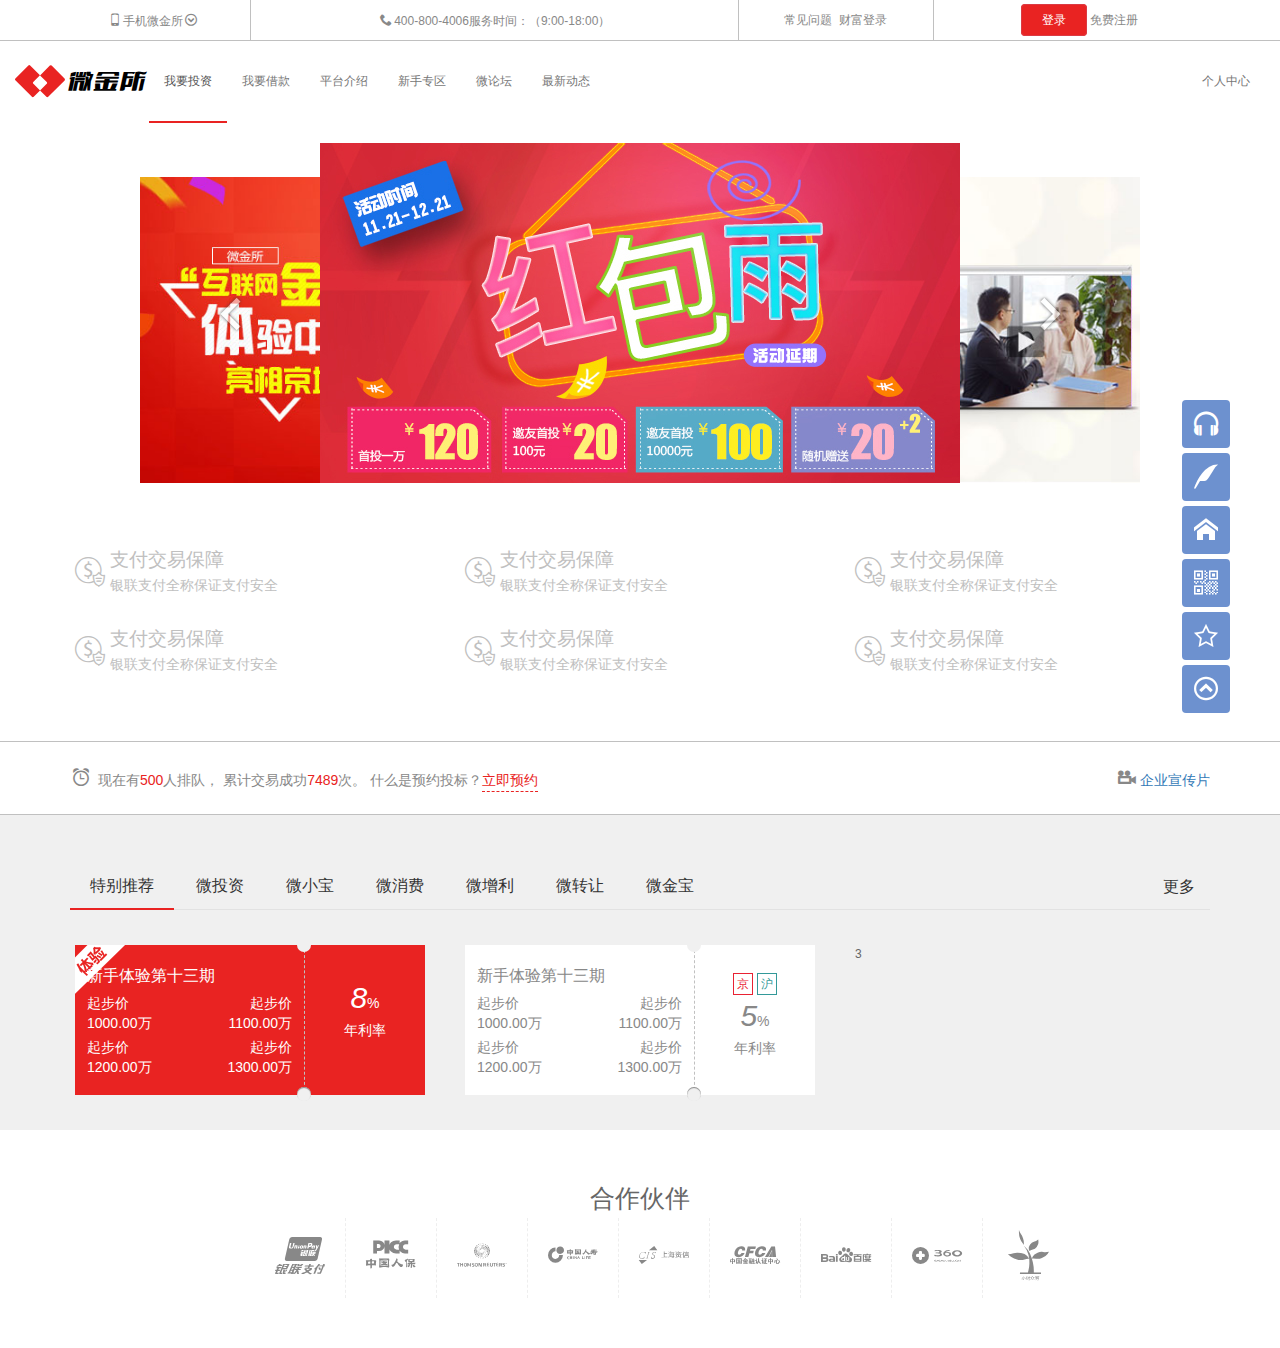
<file: index.html>
<!DOCTYPE html>
<html>
<head lang="en">
    <meta charset="UTF-8">
    <meta http-equiv="X-UA-Compatible" content="IE=edge">
    <meta name="viewport" content="width=device-width, initial-scale=1">
    <title>金融网站</title>
    <link href="code/lib/bootstrap/css/bootstrap.min.css" rel="stylesheet">
    <link href="css/carousel.css" rel="stylesheet">
    <link href="main.css" rel="stylesheet">
</head>
<body>
<header class="top-nav">
  <div class="container">
      <ul class="row">
          <li class="col-md-2 col-sm-3 hidden-xs">
              <a href="#"><i class="icomoon icomoon-phone"></i>手机微金所<i class="icomoon icomoon-down"></i></a>
              <p class="erweima"></p>
          </li>
          <li class="col-md-5 col-sm-6 hidden-xs">
              <span><i class="icomoon icomoon-tel"></i>400-800-4006服务时间：（9:00-18:00）</span>
          </li>
          <li class="col-md-2 visible-md visible-lg ">
              <a href="#">常见问题</a>&nbsp;&nbsp;<a href="#">财富登录</a>
          </li>
          <li class="col-md-3 col-sm-3 col-xs-12">
              <a href="#" class="login" id="login">登录</a>
              <a href="#" >免费注册</a>
          </li>
      </ul>
  </div>
</header>
<nav class="main-nav">
    <nav class="navbar navbar-default">
        <div class="container-fluid">
            <!-- 表头-->
            <div class="navbar-header">
                <button type="button" class="navbar-toggle collapsed" data-toggle="collapse" data-target="#bs-example-navbar-collapse-1" aria-expanded="false">
                    <span class="sr-only">Toggle navigation</span>
                    <span class="icon-bar"></span>
                    <span class="icon-bar"></span>
                    <span class="icon-bar"></span>
                </button>
                <i class="ico ico-logo"></i>
                <i class="ico ico-caption"></i>
            </div>
            <div class="collapse navbar-collapse" id="bs-example-navbar-collapse-1">
                <ul class="nav navbar-nav">
                    <li class="active"><a href="#">我要投资</a></li>
                    <li><a href="#">我要借款</a></li>
                    <li><a href="#">平台介绍</a></li>
                    <li><a href="#">新手专区</a></li>
                    <li><a href="#">微论坛</a></li>
                    <li><a href="#">最新动态</a></li>

                </ul>

                <ul class="nav navbar-nav navbar-right hidden-xs">
                      <li><a href="#">个人中心</a></li>
                </ul>
            </div><!-- /.navbar-collapse -->

        </div>
    </nav>


</nav>
<div class="ad">
    <div class="J_Poster poster-main" data-setting='{
                                                                                    "width":1000,
                                                                                    "height":340,
                                                                                    "posterWidth":640,
                                                                                    "posterHeight":340,
                                                                                    "scale":0.9,
                                                                                    "autoPlay":true,
                                                                                    "delay":2000,
                                                                                    "speed":500,
                                                                                    "verticalAlign":"bottom"
																					}'>
        <div class="poster-btn poster-prev-btn"></div>
        <ul class="poster-list">
            <li class="poster-item"><a href="#"><img src="img/slide_01_640x340.jpg" width="100%" height="100%"></a></li>
            <li class="poster-item"><a href="#"><img src="img/slide_02_640x340.jpg" width="100%" height="100%"></a></li>
            <li class="poster-item"><a href="#"><img src="img/slide_03_640x340.jpg" width="100%" height="100%"></a></li>

        </ul>
        <div class="poster-btn poster-next-btn"></div>
    </div>
</div>
<div class="featrue hidden-xs">
    <div class="container">
        <div class="row">
            <div class="col-md-4 col-sm-6 item">
                <div class=" icomoon-bird"></div>
                <div class="anquan">
                    <h3>支付交易保障</h3>
                    <p>银联支付全称保证支付安全</p>
                </div>

            </div>
            <div class="col-md-4 col-sm-6 item">
                <div class="icomoon-bird"></div>
                <div class="anquan">
                    <h3>支付交易保障</h3>
                    <p>银联支付全称保证支付安全</p>
                </div>

            </div>
            <div class="col-md-4 col-sm-6 item">
                <div class="icomoon-bird"></div>
                <div class="anquan">
                    <h3>支付交易保障</h3>
                    <p>银联支付全称保证支付安全</p>
                </div>

            </div>
            <div class="col-md-4 col-sm-6  item">
                <div class="icomoon-bird"></div>
                <div class="anquan">
                    <h3>支付交易保障</h3>
                    <p>银联支付全称保证支付安全</p>
                </div>

            </div>
            <div class="col-md-4 col-sm-6 item">
                <div class="icomoon-bird"></div>
                <div class="anquan">
                    <h3>支付交易保障</h3>
                    <p>银联支付全称保证支付安全</p>
                </div>

            </div>
            <div class="col-md-4 col-sm-6 item">
                <div class="icomoon-bird"></div>
                <div class="anquan">
                    <h3>支付交易保障</h3>
                    <p>银联支付全称保证支付安全</p>
                </div>

            </div>


        </div>
    </div>
</div>
<div class="notice clearfix">
    <div class="container clearfix">
        <span class="pull-left">
            <i class="icomoon icomoon-warn">

            </i>现在有<i class="red">500</i>人排队，
            累计交易成功<i class="red">7489</i>次。
            什么是预约投标？<i class="red dashed">立即预约</i>
        </span>
        <a href="#" class="pull-right hidden-xs"><i class="icomoon icomoon-video"></i>企业宣传片</a>
    </div>
</div>
<div class="product">
      <div class="container">
          <div class="ul-wrap">
              <ul class="nav nav-tabs nav-tabs-frist">
                  <li class="active"><a href="#one" data-toggle="tab">特别推荐</a></li>
                  <li ><a href="#two" data-toggle="tab">微投资</a></li>
                  <li><a href="#three" data-toggle="tab">微小宝</a></li>
                  <li ><a href="#four" data-toggle="tab">微消费</a></li>
                  <li ><a href="#five" data-toggle="tab">微增利</a></li>
                  <li ><a href="#six" data-toggle="tab">微转让</a></li>
                  <li ><a href="#seven" data-toggle="tab">微金宝</a></li>
                  <a class="more pull-right hidden-xs">更多</a>
              </ul>
          </div>

          <div class="tab-content">
              <div class="tab-pane active" id="one">
                  <div class="tab-pane-content">

                          <div class="row">
                              <div class="col-lg-4 col-sm-6  item danger clearfix">
                                  <div class="content clearfix">
                                      <div class="pane-right pull-right">

                                          <p><i class="number">8</i>%<br>年利率</p>

                                      </div>
                                      <div class="pane-left  ">
                                          <i class="circle circle-top"></i>
                                          <i class="ico ico-tiyan"></i>
                                          <h3>新手体验第十三期</h3>
                                          <div class="dec clearfix">
                                              <i ></i>
                                              <p class="pull-left">起步价<br>1000.00万</p>
                                              <p class="pull-right">起步价<br>1100.00万</p>
                                          </div>
                                          <div class="dec clearfix">
                                              <p class="pull-left">起步价<br>1200.00万</p>
                                              <p class="pull-right">起步价<br>1300.00万</p>
                                          </div>
                                          <i class="circle circle-bottom"></i>
                                      </div>
                                  </div>

                              </div>
                              <div class="col-lg-4 col-sm-6 item">
                                  <div class="content clearfix">
                                      <div class="pane-right pull-right">

                                          <div class="remind">
                                              <a href="javascript:void(0)"data-toggle="tooltip" data-placement="top" title="北京欢迎您" class="jin  ">京</a>
                                              <a href="javascript:void(0)" data-toggle="tooltip" data-placement="top" title="上海欢迎您"  class="hu">沪</a>

                                          </div>
                                          <p><i class="number">5</i>%<br>年利率</p>

                                      </div>
                                      <div class="pane-left  ">
                                          <i class="circle circle-top"></i>
                                          <h3>新手体验第十三期</h3>
                                          <div class="dec clearfix">
                                              <p class="pull-left">起步价<br>1000.00万</p>
                                              <p class="pull-right">起步价<br>1100.00万</p>
                                          </div>
                                          <div class="dec clearfix">
                                              <p class="pull-left">起步价<br>1200.00万</p>
                                              <p class="pull-right">起步价<br>1300.00万</p>
                                          </div>
                                          <i class="circle circle-bottom"></i>
                                      </div>
                                  </div>
                              </div>

                              <div class="col-lg-4 col-sm-6 item">3</div>
                          </div>


                  </div>
              </div>
              <div class="tab-pane" id="two">2</div>
              <div class="tab-pane" id="three">3</div>
              <div class="tab-pane" id="four">4</div>
              <div class="tab-pane" id="five">5</div>
              <div class="tab-pane" id="six">6</div>
              <div class="tab-pane" id="seven">7</div>
          </div>

      </div>
</div>








<footer>
   <div class="container">
       <p class="title">合作伙伴</p>
       <ul class="partners clearfix">
           <li><a href="javascript:void(0)"><i class="icon-1"></i></a></li>
           <li><a href="javascript:void(0)"><i class="icon-2"></i></a></li>
           <li><a href="javascript:void(0)"><i class="icon-3"></i></a></li>
           <li><a href="javascript:void(0)"><i class="icon-4"></i></a></li>
           <li><a href="javascript:void(0)"><i class="icon-5"></i></a></li>
           <li><a href="javascript:void(0)"><i class="icon-6"></i></a></li>
           <li><a href="javascript:void(0)"><i class="icon-7"></i></a></li>
           <li><a href="javascript:void(0)"><i class="icon-8"></i></a></li>
           <li><a href="javascript:void(0)"><i class="icon-9"></i></a></li>
       </ul>
   </div>
</footer>

<div class="scroll">
    <ul class="content">
        <li class="item "><span class="icomoon">&#xe910;</span><a href="javascript:void(0)">音乐</a></li>
        <li class="item "><span class="icomoon">&#xe907;</span><a href="javascript:void(0)">文章</a></li>
        <li class="item"><span class="icomoon">&#xe900;</span><a href="javascript:void(0)">主页</a></li>
        <li class="item"><span class="icomoon">&#xe938;</span><a href="javascript:void(0)">二维码</a></li>
        <li class="item"><span class="icomoon">&#xe9d7;</span><a href="javascript:void(0)">收藏</a></li>
        <li class="item" id="scroll-top"><span class="icomoon">&#xea41;</span><a href="javascript:void(0)">顶部</a></li>
    </ul>
</div>

<script src="code/lib/jquery/jquery.min.js"></script>
<script src="code/lib/bootstrap/js/bootstrap.min.js"></script>
<script src="js/carousel.js"></script>
<script src="main.js"></script>

</body>
</html>
</file>
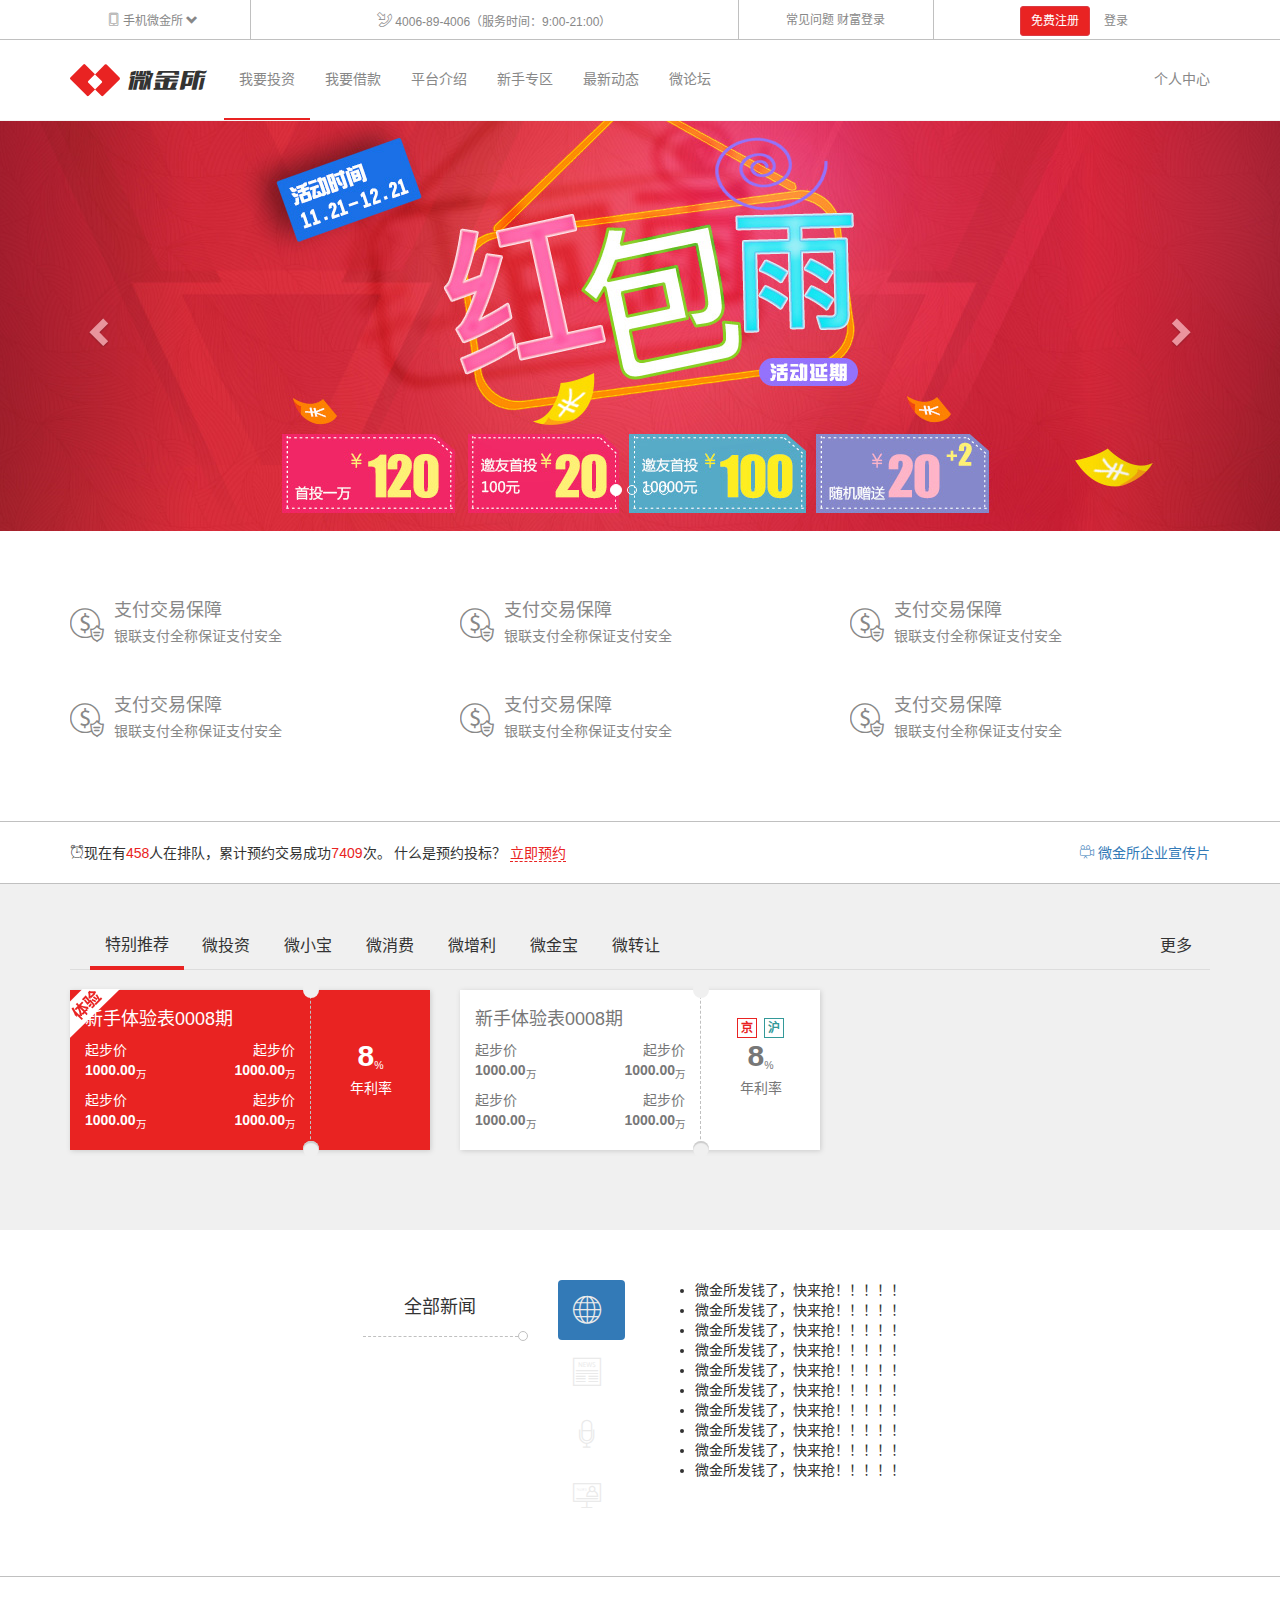
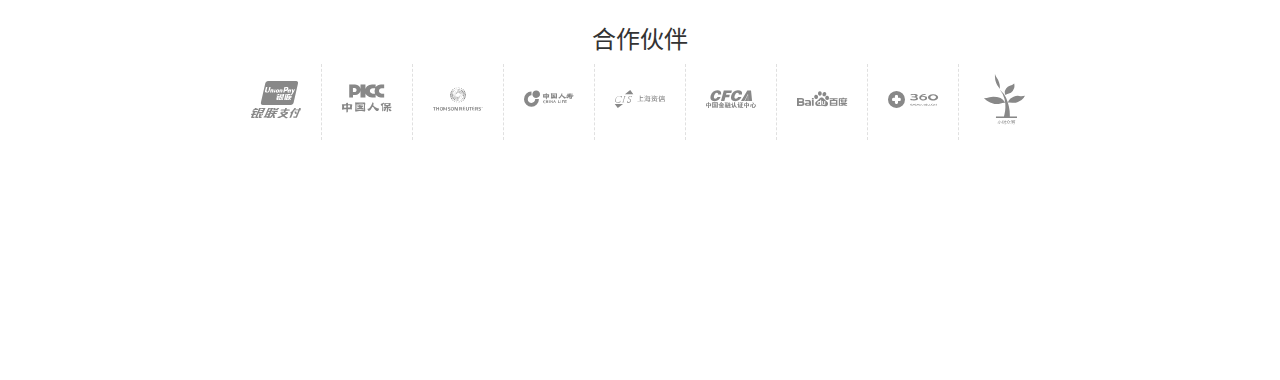
<file: code/index.html>
<!DOCTYPE html>
<html lang="zh-CN">

<head>
  <meta charset="utf-8">
  <meta http-equiv="X-UA-Compatible" content="IE=edge">
  <meta name="viewport" content="width=device-width, initial-scale=1, user-scalable=no">
  <title>传智播客 - 安全的互联网微金融资产交易平台</title>
  <link rel="shortcut icon" type="image/x-icon" href="favicon.ico">
  <link rel="stylesheet" href="lib/bootstrap/css/bootstrap.css">
  <link rel="stylesheet" href="css/main.css">
  <!--[if lt IE 9]>
    <script src="lib/html5shiv/html5shiv.min.js"></script>
    <script src="lib/respond/respond.min.js"></script>
  <![endif]-->
</head>

<body>
  <!-- 头部区域 -->
  <header id="header">
    <!-- <div class="topbar hidden-sm hidden-xs"> -->
    <div class="topbar visible-md visible-lg">
      <div class="container">
        <div class="row">
          <div class="col-md-2 text-center">
            <a href="#" class="mobile-link">
              <i class="icon-mobilephone"></i>
              <span>手机微金所</span>
              <i class="glyphicon glyphicon-chevron-down"></i>
              <img src="img/c_06.jpg" height="136" width="120" alt="扫一扫">
            </a>
          </div>
          <div class="col-md-5 text-center">
            <i class="icon-telephone"></i>
            <span>4006-89-4006（服务时间：9:00-21:00）</span>
          </div>
          <div class="col-md-2 text-center">
            <a href="#">常见问题</a>
            <a href="#">财富登录</a>
          </div>
          <div class="col-md-3 text-center">
            <a href="#" class="btn btn-itcast btn-sm">免费注册</a>
            <a href="#" class="btn btn-link btn-sm" data-toggle="modal" data-target="#login_form">登录</a>
          </div>
        </div>
      </div>
    </div>
    <nav class="navbar navbar-itcast navbar-static-top" data-spy="affix" data-offset-top="260" data-offset-bottom="200">
      <div class="container">
        <div class="navbar-header">
          <button id="btn" type="button" class="navbar-toggle collapsed" data-toggle="collapse" data-target="#nav_list" aria-expanded="false">
            <span class="sr-only">切换菜单</span>
            <span class="icon-bar"></span>
            <span class="icon-bar"></span>
            <span class="icon-bar"></span>
          </button>
          <a class="navbar-brand" href="#">
            <i class="icon-icon"></i>
            <i class="icon-logo"></i>
          </a>
        </div>
        <div id="nav_list" class="collapse navbar-collapse">
          <ul class="nav navbar-nav">
            <li class="active"><a href="#">我要投资</a></li>
            <li><a href="#">我要借款</a></li>
            <li><a href="#">平台介绍</a></li>
            <li><a href="#">新手专区</a></li>
            <li><a href="#">最新动态</a></li>
            <li><a href="#">微论坛</a></li>
          </ul>
          <ul class="nav navbar-nav navbar-right hidden-sm">
            <li><a href="#">个人中心</a></li>
          </ul>
        </div>
      </div>
    </nav>
  </header>
  <!-- /头部区域 -->
  <!-- 广告轮播 -->
  <section id="main_ad" class="carousel slide" data-ride="carousel">
    <!-- 下面的小点点，活动指示器 -->
    <ol class="carousel-indicators">
      <li data-target="#main_ad" data-slide-to="0" class="active"></li>
      <li data-target="#main_ad" data-slide-to="1"></li>
      <li data-target="#main_ad" data-slide-to="2"></li>
      <li data-target="#main_ad" data-slide-to="3"></li>
    </ol>
    <!-- 轮播项 -->
    <div class="carousel-inner" role="listbox">
      <div class="item active" data-image-lg="img/slide_01_2000x410.jpg" data-image-xs="img/slide_01_640x340.jpg"></div>
      <div class="item" data-image-lg="img/slide_02_2000x410.jpg" data-image-xs="img/slide_02_640x340.jpg"></div>
      <div class="item" data-image-lg="img/slide_03_2000x410.jpg" data-image-xs="img/slide_03_640x340.jpg"></div>
      <div class="item" data-image-lg="img/slide_04_2000x410.jpg" data-image-xs="img/slide_04_640x340.jpg"></div>
    </div>
    <!-- 控制按钮 -->
    <a class="left carousel-control" href="#main_ad" role="button" data-slide="prev">
      <span class="glyphicon glyphicon-chevron-left" aria-hidden="true"></span>
      <span class="sr-only">上一页</span>
    </a>
    <a class="right carousel-control" href="#main_ad" role="button" data-slide="next">
      <span class="glyphicon glyphicon-chevron-right" aria-hidden="true"></span>
      <span class="sr-only">下一页</span>
    </a>
  </section>
  <!-- /广告轮播 -->
  <!-- 特色介绍 -->
  <section id="tese" class="hidden-xs">
    <div class="container">
      <div class="row">
        <div class="col-sm-6 col-md-4">
          <a href="#">
            <div class="media">
              <div class="media-left">
                <i class="icon-uniE907"></i>
              </div>
              <div class="media-body">
                <h4 class="media-heading">支付交易保障</h4>
                <p>银联支付全称保证支付安全</p>
              </div>
            </div>
          </a>
        </div>
        <div class="col-sm-6 col-md-4">
          <a href="#">
            <div class="media">
              <div class="media-left">
                <i class="icon-uniE907"></i>
              </div>
              <div class="media-body">
                <h4 class="media-heading">支付交易保障</h4>
                <p>银联支付全称保证支付安全</p>
              </div>
            </div>
          </a>
        </div>
        <div class="col-sm-6 col-md-4">
          <a href="#">
            <div class="media">
              <div class="media-left">
                <i class="icon-uniE907"></i>
              </div>
              <div class="media-body">
                <h4 class="media-heading">支付交易保障</h4>
                <p>银联支付全称保证支付安全</p>
              </div>
            </div>
          </a>
        </div>
        <div class="col-sm-6 col-md-4">
          <a href="#">
            <div class="media">
              <div class="media-left">
                <i class="icon-uniE907"></i>
              </div>
              <div class="media-body">
                <h4 class="media-heading">支付交易保障</h4>
                <p>银联支付全称保证支付安全</p>
              </div>
            </div>
          </a>
        </div>
        <div class="col-sm-6 col-md-4">
          <a href="#">
            <div class="media">
              <div class="media-left">
                <i class="icon-uniE907"></i>
              </div>
              <div class="media-body">
                <h4 class="media-heading">支付交易保障</h4>
                <p>银联支付全称保证支付安全</p>
              </div>
            </div>
          </a>
        </div>
        <div class="col-sm-6 col-md-4">
          <a href="#">
            <div class="media">
              <div class="media-left">
                <i class="icon-uniE907"></i>
              </div>
              <div class="media-body">
                <h4 class="media-heading">支付交易保障</h4>
                <p>银联支付全称保证支付安全</p>
              </div>
            </div>
          </a>
        </div>
      </div>
    </div>
  </section>
  <!-- /特色介绍 -->
  <!-- 立即预约 -->
  <section id="ljyy">
    <div class="container">
      <p class="pull-left"><i class="icon-uniE906"></i>现在有<span>458</span>人在排队，累计预约交易成功<span>7409</span>次。 什么是预约投标？ <a href="#">立即预约</a></p>
      <p class="pull-right hidden-sm hidden-xs"><a href="#"><i class="icon-uniE905"></i> 微金所企业宣传片</a></p>
    </div>
  </section>
  <!-- /立即预约 -->
  <!-- 产品推荐 -->
  <section id="products">
    <div class="container">
      <!--
      1. 要给ul加一个容器，这个容器有横向滚动条
      2. 动态设置ul的宽度，宽度是根据内容大小决定的
        width= sum (li.width)
     -->
      <!-- 选项卡标题 -->
      <div class="ul-wapper">
        <ul class="nav nav-tabs" role="tablist">
          <li role="presentation" class="active"><a href="#category_01" aria-controls="category_01" role="tab" data-toggle="tab" aria-expanded="false">特别推荐</a></li>
          <li role="presentation"><a href="#category_02" aria-controls="category_02" role="tab" data-toggle="tab" aria-expanded="true">微投资</a></li>
          <li role="presentation"><a href="#category_03" aria-controls="category_03" role="tab" data-toggle="tab" aria-expanded="false">微小宝</a></li>
          <li role="presentation"><a href="#category_04" aria-controls="category_04" role="tab" data-toggle="tab" aria-expanded="false">微消费</a></li>
          <li role="presentation"><a href="#category_05" aria-controls="category_05" role="tab" data-toggle="tab" aria-expanded="false">微增利</a></li>
          <li role="presentation"><a href="#category_06" aria-controls="category_06" role="tab" data-toggle="tab">微金宝</a></li>
          <li role="presentation"><a href="#category_06" aria-controls="category_06" role="tab" data-toggle="tab">微转让</a></li>
          <li class="pull-right hidden-sm hidden-xs"><a href="#">更多</a></li>
        </ul>
      </div>
      <!-- 所有的选项卡内容 -->
      <div class="tab-content">
        <div role="tabpanel" class="tab-pane fade in active" id="category_01">
          <div class="row">
            <div class="col-xs-12 col-sm-6 col-md-6 col-lg-4">
              <div class="panel panel-czbk actived">
                <div class="panel-heading">
                  <p><strong>8</strong><sub>%</sub></p>
                  <p><span>年利率</span></p>
                </div>
                <div class="panel-body">
                  <h4>新手体验表0008期</h4>
                  <div class="row">
                    <div class="col-xs-6 text-left">
                      <p>起步价</p>
                      <p><strong>1000.00</strong><sub>万</sub></p>
                    </div>
                    <div class="col-xs-6 text-right">
                      <p>起步价</p>
                      <p><strong>1000.00</strong><sub>万</sub></p>
                    </div>
                    <div class="col-xs-6 text-left">
                      <p>起步价</p>
                      <p><strong>1000.00</strong><sub>万</sub></p>
                    </div>
                    <div class="col-xs-6 text-right">
                      <p>起步价</p>
                      <p><strong>1000.00</strong><sub>万</sub></p>
                    </div>
                  </div>
                </div>
              </div>
            </div>
            <div class="col-xs-12 col-sm-6 col-md-6 col-lg-4">
              <div class="panel panel-czbk">
                <div class="panel-heading">
                  <p class="tooltips">
                    <a class="badge badge-one" data-toggle="tooltip" data-placement="top" title="北京欢迎你" href="#">京</a>
                    <a class="badge badge-two" data-toggle="tooltip" data-placement="top" title="上海欢迎你" href="#">沪</a>
                  </p>
                  <p><strong>8</strong><sub>%</sub></p>
                  <p><span>年利率</span></p>
                </div>
                <div class="panel-body">
                  <h4>新手体验表0008期</h4>
                  <div class="row">
                    <div class="col-xs-6 text-left">
                      <p>起步价</p>
                      <p><strong>1000.00</strong><sub>万</sub></p>
                    </div>
                    <div class="col-xs-6 text-right">
                      <p>起步价</p>
                      <p><strong>1000.00</strong><sub>万</sub></p>
                    </div>
                    <div class="col-xs-6 text-left">
                      <p>起步价</p>
                      <p><strong>1000.00</strong><sub>万</sub></p>
                    </div>
                    <div class="col-xs-6 text-right">
                      <p>起步价</p>
                      <p><strong>1000.00</strong><sub>万</sub></p>
                    </div>
                  </div>
                </div>
              </div>
            </div>
            <div class="col-xs-12 col-sm-6 col-md-6 col-lg-4">
            </div>
            <div class="col-xs-12 col-sm-6 col-md-6 col-lg-4"></div>
            <div class="col-xs-12 col-sm-6 col-md-6 col-lg-4"></div>
            <div class="col-xs-12 col-sm-6 col-md-6 col-lg-4"></div>
          </div>
        </div>
        <div role="tabpanel" class="tab-pane fade" id="category_02">打到小日本</div>
        <div role="tabpanel" class="tab-pane fade" id="category_03">...</div>
        <div role="tabpanel" class="tab-pane fade" id="category_04">...</div>
        <div role="tabpanel" class="tab-pane fade" id="category_05">...</div>
        <div role="tabpanel" class="tab-pane fade" id="category_06">...</div>
      </div>
    </div>
  </section>
  <!-- /产品推荐 -->
  <!-- 新闻列表 -->
  <section id="news">
    <div class="container">
      <div class="row">
        <div class="col-sm-2 col-sm-offset-3">
          <div class="news-title">全部新闻</div>
        </div>
        <div class="col-sm-1">
          <ul class="nav nav-pills nav-stacked">
            <li role="presentation" class="active"><a data-title="全部新闻" href="#news01" data-toggle="tab" role="tab"><i class="icon-news01"></i></a></li>
            <li role="presentation"><a data-title="媒体新闻" href="#news02" data-toggle="tab" role="tab"><i class="icon-news02"></i></a></li>
            <li role="presentation"><a data-title="行业资讯" href="#news03" data-toggle="tab" role="tab"><i class="icon-news03"></i></a></li>
            <li role="presentation"><a data-title="XXXX" href="#news04" data-toggle="tab" role="tab"><i class="icon-news04"></i></a></li>
          </ul>
        </div>
        <div class="col-sm-6">
          <div class="tab-content">
            <div role="tabpanel" class="tab-pane fade in active" id="news01">
              <ul>
                <li>微金所发钱了，快来抢！！！！！</li>
                <li>微金所发钱了，快来抢！！！！！</li>
                <li>微金所发钱了，快来抢！！！！！</li>
                <li>微金所发钱了，快来抢！！！！！</li>
                <li>微金所发钱了，快来抢！！！！！</li>
                <li>微金所发钱了，快来抢！！！！！</li>
                <li>微金所发钱了，快来抢！！！！！</li>
                <li>微金所发钱了，快来抢！！！！！</li>
                <li>微金所发钱了，快来抢！！！！！</li>
                <li>微金所发钱了，快来抢！！！！！</li>
              </ul>
            </div>
            <div role="tabpanel" class="tab-pane fade" id="news02">
              <ul>
                <li>微金所发钱了，快来抢！！！！！</li>
                <li>微金所发钱了，快来抢！！！！！</li>
                <li>微金所发钱了，快来抢！！！！！</li>
                <li>微金所发钱了，快来抢！！！！！</li>
                <li>微金所发钱了，快来抢！！！！！</li>
                <li>微金所发钱了，快来抢！！！！！</li>
                <li>微金所发钱了，快来抢！！！！！</li>
                <li>微金所发钱了，快来抢！！！！！</li>
                <li>微金所发钱了，快来抢！！！！！</li>
                <li>微金所发钱了，快来抢！！！！！</li>
              </ul>
            </div>
            <div role="tabpanel" class="tab-pane fade" id="news03">
              <ul>
                <li>微金所发钱了，快来抢！！！！！</li>
                <li>微金所发钱了，快来抢！！！！！</li>
                <li>微金所发钱了，快来抢！！！！！</li>
                <li>微金所发钱了，快来抢！！！！！</li>
                <li>微金所发钱了，快来抢！！！！！</li>
                <li>微金所发钱了，快来抢！！！！！</li>
                <li>微金所发钱了，快来抢！！！！！</li>
                <li>微金所发钱了，快来抢！！！！！</li>
                <li>微金所发钱了，快来抢！！！！！</li>
                <li>微金所发钱了，快来抢！！！！！</li>
              </ul>
            </div>
            <div role="tabpanel" class="tab-pane fade" id="news04">
              <ul>
                <li>微金所发钱了，快来抢！！！！！</li>
                <li>微金所发钱了，快来抢！！！！！</li>
                <li>微金所发钱了，快来抢！！！！！</li>
                <li>微金所发钱了，快来抢！！！！！</li>
                <li>微金所发钱了，快来抢！！！！！</li>
                <li>微金所发钱了，快来抢！！！！！</li>
                <li>微金所发钱了，快来抢！！！！！</li>
                <li>微金所发钱了，快来抢！！！！！</li>
                <li>微金所发钱了，快来抢！！！！！</li>
                <li>微金所发钱了，快来抢！！！！！</li>
              </ul>
            </div>
          </div>
        </div>
      </div>
    </div>
  </section>
  <!-- /新闻列表 -->
  <!-- 合作伙伴 -->
  <section id="hzhb" class="hidden-sm hidden-xs">
    <div class="container text-center">
      <h3>合作伙伴</h3>
      <ul class="center-block">
        <li><a href="#"><i class="icon-uniE930"></i></a></li>
        <li><a href="#"><i class="icon-uniE92F"></i></a></li>
        <li><a href="#"><i class="icon-uniE92E"></i></a></li>
        <li><a href="#"><i class="icon-uniE92A"></i></a></li>
        <li><a href="#"><i class="icon-uniE929"></i></a></li>
        <li><a href="#"><i class="icon-uniE931"></i></a></li>
        <li><a href="#"><i class="icon-uniE92C"></i></a></li>
        <li><a href="#"><i class="icon-uniE92B"></i></a></li>
        <li><a href="#"><i class="icon-uniE92D"></i></a></li>
      </ul>
    </div>
  </section>
  <!-- /合作伙伴 -->
  <!-- 脚注区域 -->
  <footer id="footer"></footer>
  <!-- Modal -->
  <div class="modal fade" id="login_form" tabindex="-1" role="dialog" aria-labelledby="login_form_title">
    <div class="modal-dialog" role="document">
      <div class="modal-content">
        <div class="modal-header">
          <button type="button" class="close" data-dismiss="modal" aria-label="Close"><span aria-hidden="true">&times;</span></button>
          <h4 class="modal-title" id="login_form_title">登录</h4>
        </div>
        <div class="modal-body">
          <form class="form-horizontal">
            <div class="form-group">
              <label for="inputEmail3" class="col-sm-2 control-label">Email</label>
              <div class="col-sm-10">
                <input type="email" class="form-control" id="inputEmail3" placeholder="请输入邮箱">
              </div>
            </div>
            <div class="form-group-lg">
              <label for="inputPassword3" class="col-sm-2 control-label">Password</label>
              <div class="col-sm-10">
                <input type="password" class="form-control" id="inputPassword3" placeholder="请输入密码">
              </div>
            </div>
            <div class="form-group">
              <div class="col-sm-offset-2 col-sm-10">
                <div class="checkbox">
                  <label>
                    <input type="checkbox"> Remember me
                  </label>
                </div>
              </div>
            </div>
            <div class="form-group">
              <div class="col-sm-offset-2 col-sm-10">
                <button type="submit" class="btn btn-default">Sign in</button>
              </div>
            </div>
          </form>
        </div>
      </div>
    </div>
  </div>
  <!-- /脚注区域 -->
  <script src="lib/jquery/jquery.js"></script>
  <script src="lib/bootstrap/js/bootstrap.js"></script>
  <script src="js/main.js"></script>
</body>

</html>
</file>
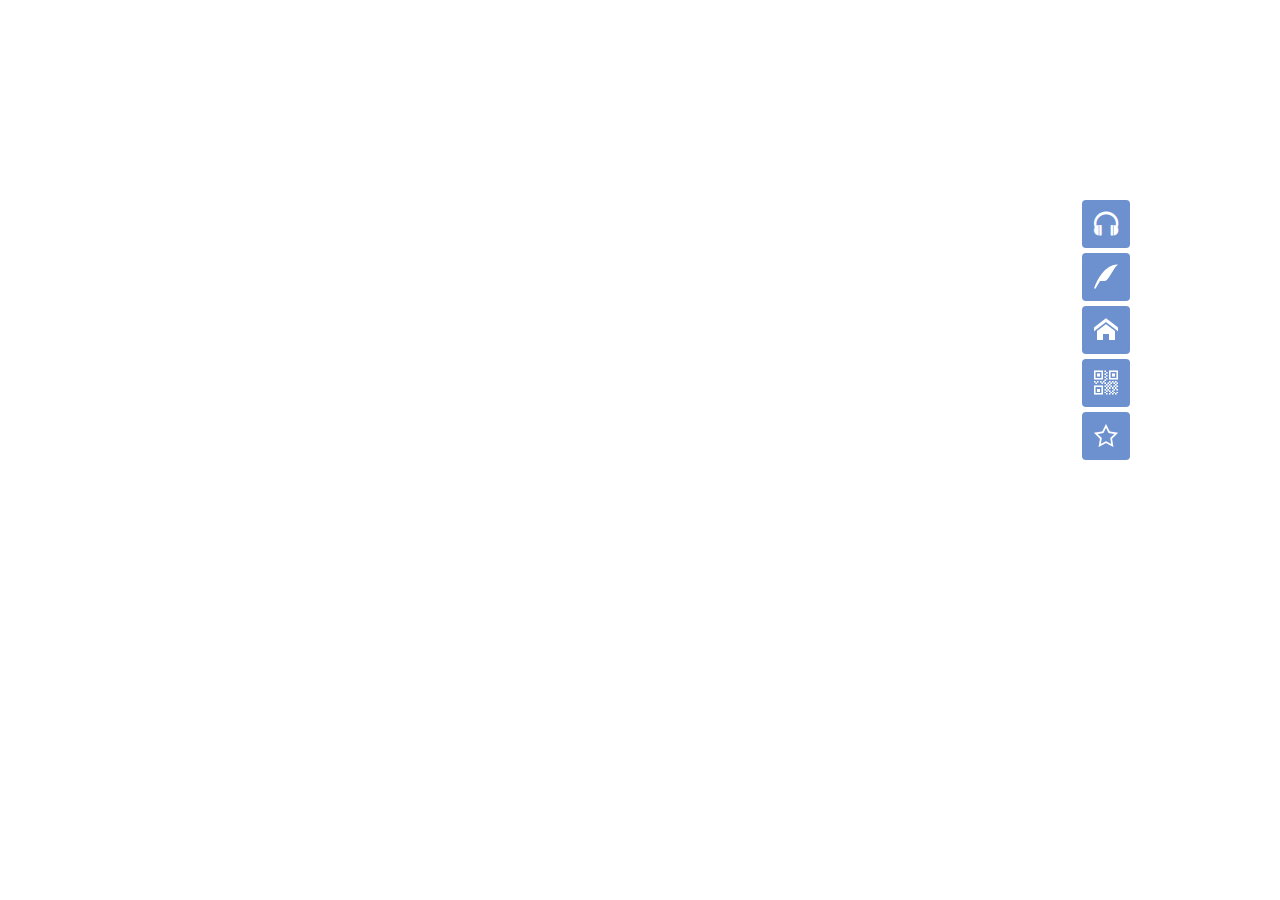
<file: css3.html>
<!DOCTYPE html>
<html>
<head lang="zh-CN">
    <meta charset="UTF-8">
    <meta http-equiv="X-UA-Compatible" content="IE=edge">
    <meta name="viewport" content="width=device-width, initial-scale=1">
    <title>css3</title>
    <link href="dist/css/bootstrap.min.css" rel="stylesheet">
    <style type="text/css">
        *{
            padding:0;margin: 0;list-style: none;
        }
        @font-face {
            font-family: 'icomoon';
            src:url(icomoon-1/fonts/icomoon.eot) format('embedded-opentype'),url(icomoon-1/fonts/icomoon.svg) format('svg'),
            url(icomoon-1/fonts/icomoon.ttf) format('truetype'),url(icomoon-1/fonts/icomoon.woff) format('woff');
            font-weight: normal;
            font-style: normal;
        }
        .content{
            position: fixed;
            right:150px;
            top:200px;
        }
        .content .item{
            position: relative;width:48px;height:48px;line-height: 48px;
            margin-bottom: 5px;
            background: #6D91CF;
            border-radius: 4px;
            text-align: center;
            overflow: hidden;
        }
        .content .item:hover a{
            -webkit-transform: rotate3d(0,0,1,0deg);
        }
        .content .item  .icomoon{
            font-family: 'icomoon';
            font-weight: normal;
            font-style: normal;
            color:#fff;
            font-size: 24px;
        }
        .content .item a{
            position: absolute;width:48px;height:48px;line-height: 48px;
            left:0;top:0;
            text-align: center;
            border-radius: 4px;
            font-size: 12px;
            color:#fff;
            background: #18448e;
            text-decoration: none;
            -webkit-transform-origin:-50% 50% ;
            -webkit-transform: rotate3d(0,0,1,90deg);
            -webkit-transition: all .3s;
        }
    </style>
</head>
<body>
  <ul class="content">
      <li class="item "><span class="icomoon">&#xe910;</span><a href="#">音乐</a></li>
      <li class="item "><span class="icomoon">&#xe907;</span><a href="#">文章</a></li>
      <li class="item"><span class="icomoon">&#xe900;</span><a href="#">主页</a></li>
      <li class="item"><span class="icomoon">&#xe938;</span><a href="#">二维码</a></li>
      <li class="item"><span class="icomoon">&#xe9d7;</span><a href="#">收藏</a></li>
  </ul>

<!-- jQuery (necessary for Bootstrap's JavaScript plugins) -->
<script src="jquery.js"></script>
<!-- Include all compiled plugins (below), or include individual files as needed -->
<script src="dist/js/bootstrap.min.js"></script>
</body>
</html>
</file>
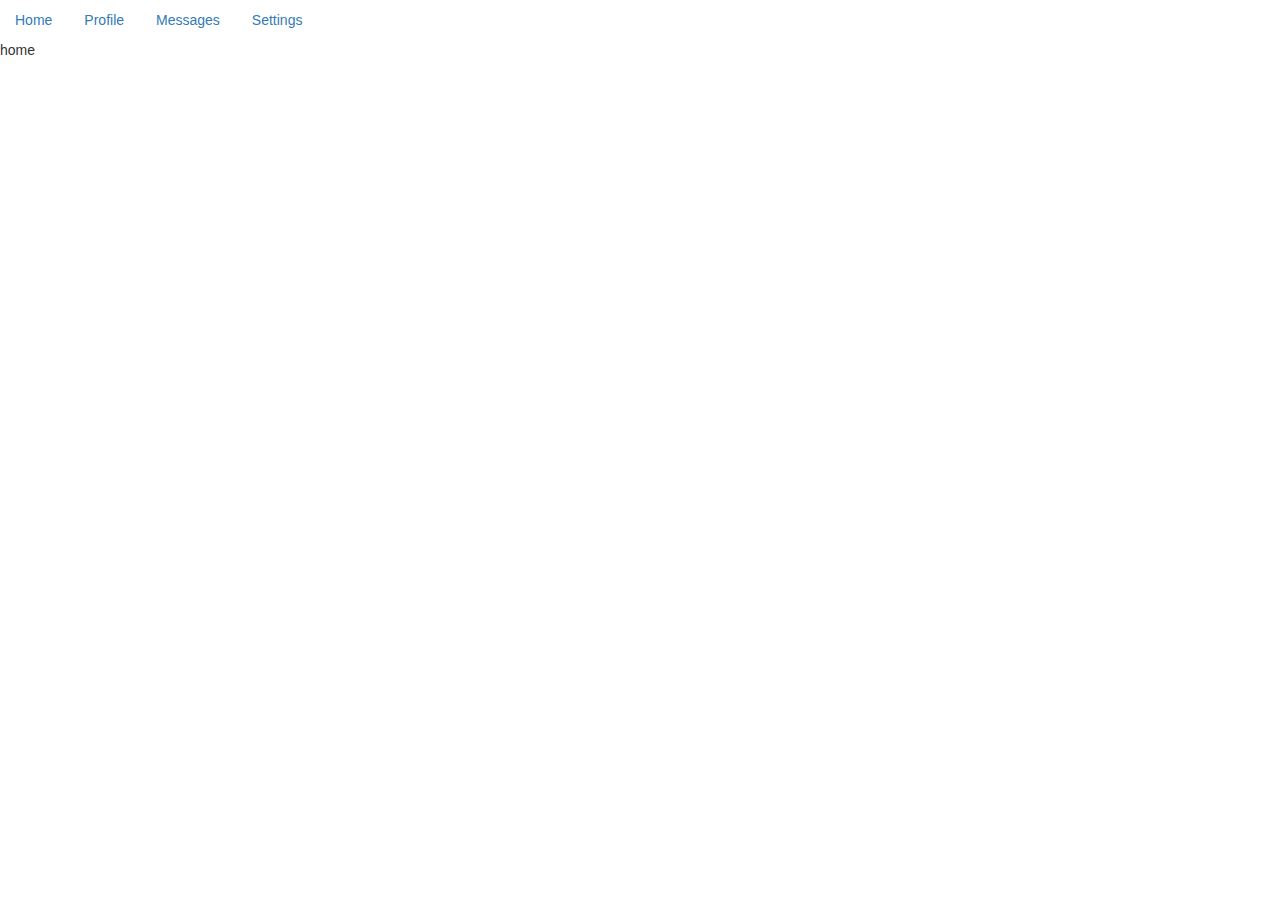
<file: test.html>
<!DOCTYPE html>
<html>
<head lang="en">
<head lang="zh-CN">
    <meta charset="UTF-8">
    <meta http-equiv="X-UA-Compatible" content="IE=edge">
    <meta name="viewport" content="width=device-width, initial-scale=1">
    <title></title>
    <link href="dist/css/bootstrap.min.css" rel="stylesheet">

</head>
<body>
<div >

    <!-- Nav tabs -->
    <ul class="nav nav-pills" role="tablist">
        <li><a href="#home" data-toggle="pill">Home</a></li>
        <li ><a href="#profile" data-toggle="pill">Profile</a></li>
        <li ><a href="#messages"  data-toggle="pill">Messages</a></li>
        <li ><a href="#settings"  data-toggle="pill">Settings</a></li>
    </ul>

    <!-- Tab panes -->
    <div class="tab-content">
        <div  class="tab-pane active " id="home">home</div>
        <div  class="tab-pane " id="profile">profile</div>
        <div  class="tab-pane" id="messages">message</div>
        <div  class="tab-pane" id="settings">setting</div>
    </div>

</div>

<!-- jQuery (necessary for Bootstrap's JavaScript plugins) -->
<script src="jquery.js"></script>
<!-- Include all compiled plugins (below), or include individual files as needed -->
<script src="dist/js/bootstrap.min.js"></script>
<script type="text/javascript">

</script>
</body>
</html>
</file>
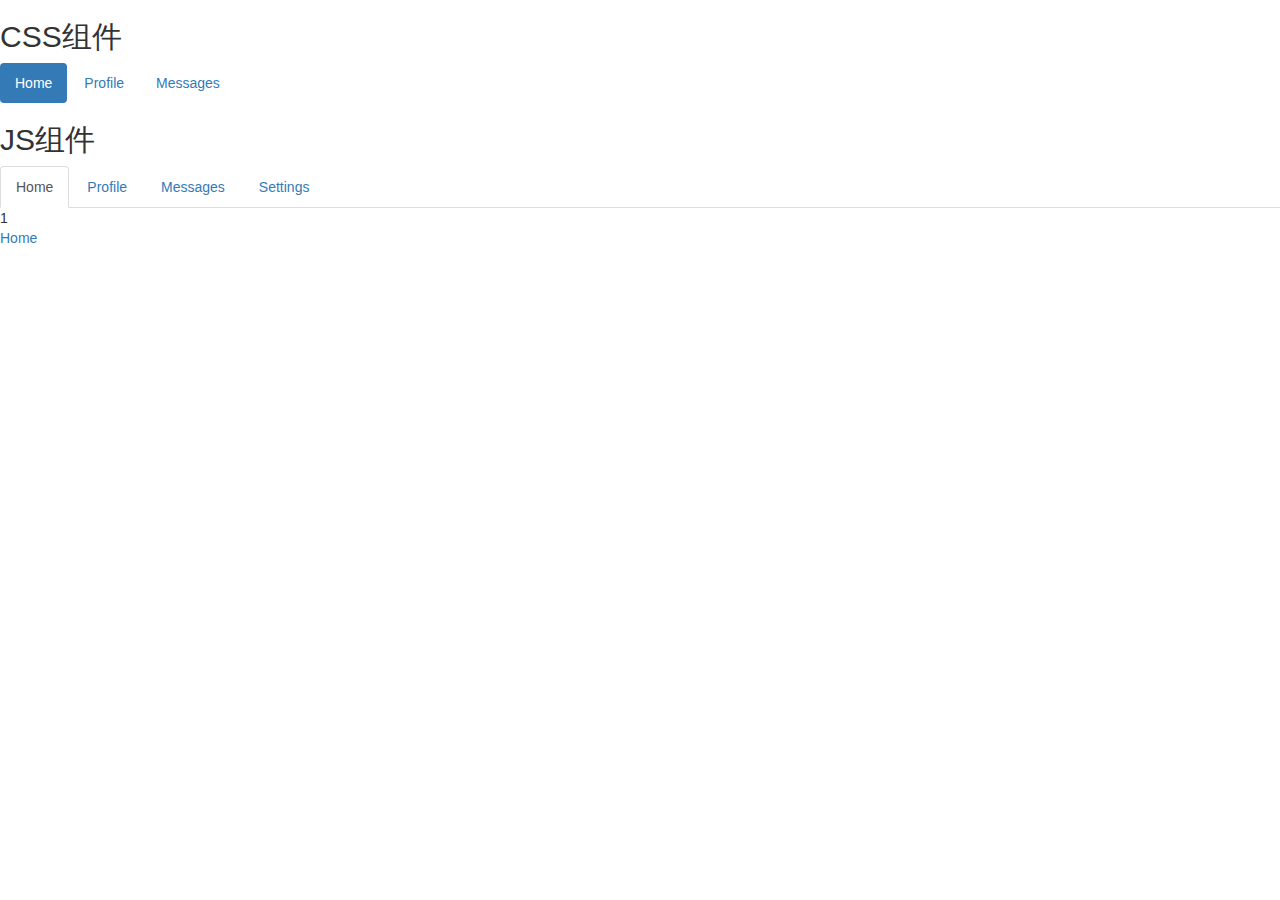
<file: code/demo.html>
<!DOCTYPE html>
<html lang="en">

<head>
  <meta charset="utf-8">
  <link rel="stylesheet" href="lib/bootstrap/css/bootstrap.css">
</head>

<body>
  <h2>CSS组件</h2>
  <!-- roles属性 aria-xxxx属性 只是跟语义相关 -->
  <ul class="nav nav-pills">
    <li role="presentation" class="active"><a href="#home" data-toggle="tab">Home</a></li>
    <li role="presentation"><a href="#profile" data-toggle="tab">Profile</a></li>
    <li role="presentation"><a href="#messages" data-toggle="tab">Messages</a></li>
  </ul>
  <h2>JS组件</h2>
  <ul class="nav nav-tabs" role="tablist">
    <li role="presentation" class="active"><a href="#home" aria-controls="home" role="tab" data-toggle="tab">Home</a></li>
    <li role="presentation"><a href="#profile" aria-controls="profile" role="tab" data-toggle="tab">Profile</a></li>
    <li role="presentation"><a href="#messages" aria-controls="messages" role="tab" data-toggle="tab">Messages</a></li>
    <li role="presentation"><a href="#settings" aria-controls="settings" role="tab" data-toggle="tab">Settings</a></li>
  </ul>
  <div class="tab-content">
    <div role="tabpanel" class="tab-pane active" id="home">1</div>
    <div role="tabpanel" class="tab-pane" id="profile">2</div>
    <div role="tabpanel" class="tab-pane" id="messages">3</div>
    <div role="tabpanel" class="tab-pane" id="settings">4</div>
  </div>
  <a href="#home" aria-controls="home" role="tab" data-toggle="tab">Home</a>
  <script src="lib/jquery/jquery.js"></script>
  <script src="lib/bootstrap/js/bootstrap.js"></script>
</body>

</html>
</file>
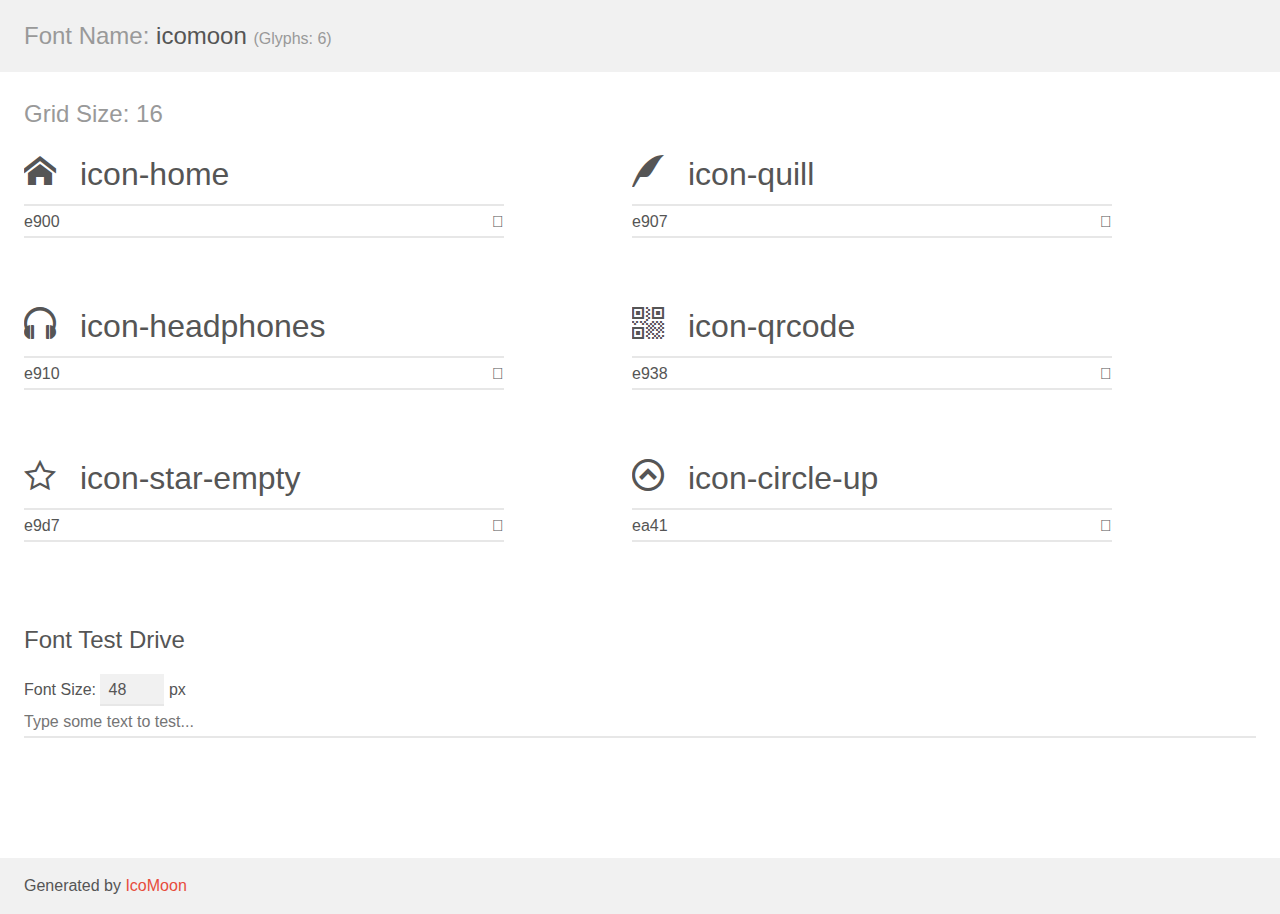
<file: icomoon-1/demo.html>
<!doctype html>
<html>
<head>
    <meta charset="utf-8">
    <title>IcoMoon Demo</title>
    <meta name="description" content="An Icon Font Generated By IcoMoon.io">
    <meta name="viewport" content="width=device-width, initial-scale=1">
    <link rel="stylesheet" href="demo-files/demo.css">
    <link rel="stylesheet" href="style.css"></head>
<body>
    <div class="bgc1 clearfix">
        <h1 class="mhmm mvm"><span class="fgc1">Font Name:</span> icomoon <small class="fgc1">(Glyphs:&nbsp;6)</small></h1>
    </div>
    <div class="clearfix mhl ptl">
        <h1 class="mvm mtn fgc1">Grid Size: 16</h1>
        <div class="glyph fs1">
            <div class="clearfix bshadow0 pbs">
                <span class="icon-home">
                
                </span>
                <span class="mls"> icon-home</span>
            </div>
            <fieldset class="fs0 size1of1 clearfix hidden-false">
                <input type="text" readonly value="e900" class="unit size1of2" />
                <input type="text" maxlength="1" readonly value="&#xe900;" class="unitRight size1of2 talign-right" />
            </fieldset>
            <div class="fs0 bshadow0 clearfix hidden-true">
                <span class="unit pvs fgc1">liga: </span>
                <input type="text" readonly value="home, house" class="liga unitRight" />
            </div>
        </div>
        <div class="glyph fs1">
            <div class="clearfix bshadow0 pbs">
                <span class="icon-quill">
                
                </span>
                <span class="mls"> icon-quill</span>
            </div>
            <fieldset class="fs0 size1of1 clearfix hidden-false">
                <input type="text" readonly value="e907" class="unit size1of2" />
                <input type="text" maxlength="1" readonly value="&#xe907;" class="unitRight size1of2 talign-right" />
            </fieldset>
            <div class="fs0 bshadow0 clearfix hidden-true">
                <span class="unit pvs fgc1">liga: </span>
                <input type="text" readonly value="quill, feather" class="liga unitRight" />
            </div>
        </div>
        <div class="glyph fs1">
            <div class="clearfix bshadow0 pbs">
                <span class="icon-headphones">
                
                </span>
                <span class="mls"> icon-headphones</span>
            </div>
            <fieldset class="fs0 size1of1 clearfix hidden-false">
                <input type="text" readonly value="e910" class="unit size1of2" />
                <input type="text" maxlength="1" readonly value="&#xe910;" class="unitRight size1of2 talign-right" />
            </fieldset>
            <div class="fs0 bshadow0 clearfix hidden-true">
                <span class="unit pvs fgc1">liga: </span>
                <input type="text" readonly value="headphones, headset" class="liga unitRight" />
            </div>
        </div>
        <div class="glyph fs1">
            <div class="clearfix bshadow0 pbs">
                <span class="icon-qrcode">
                
                </span>
                <span class="mls"> icon-qrcode</span>
            </div>
            <fieldset class="fs0 size1of1 clearfix hidden-false">
                <input type="text" readonly value="e938" class="unit size1of2" />
                <input type="text" maxlength="1" readonly value="&#xe938;" class="unitRight size1of2 talign-right" />
            </fieldset>
            <div class="fs0 bshadow0 clearfix hidden-true">
                <span class="unit pvs fgc1">liga: </span>
                <input type="text" readonly value="qrcode" class="liga unitRight" />
            </div>
        </div>
        <div class="glyph fs1">
            <div class="clearfix bshadow0 pbs">
                <span class="icon-star-empty">
                
                </span>
                <span class="mls"> icon-star-empty</span>
            </div>
            <fieldset class="fs0 size1of1 clearfix hidden-false">
                <input type="text" readonly value="e9d7" class="unit size1of2" />
                <input type="text" maxlength="1" readonly value="&#xe9d7;" class="unitRight size1of2 talign-right" />
            </fieldset>
            <div class="fs0 bshadow0 clearfix hidden-true">
                <span class="unit pvs fgc1">liga: </span>
                <input type="text" readonly value="star-empty, rate" class="liga unitRight" />
            </div>
        </div>
        <div class="glyph fs1">
            <div class="clearfix bshadow0 pbs">
                <span class="icon-circle-up">
                
                </span>
                <span class="mls"> icon-circle-up</span>
            </div>
            <fieldset class="fs0 size1of1 clearfix hidden-false">
                <input type="text" readonly value="ea41" class="unit size1of2" />
                <input type="text" maxlength="1" readonly value="&#xea41;" class="unitRight size1of2 talign-right" />
            </fieldset>
            <div class="fs0 bshadow0 clearfix hidden-true">
                <span class="unit pvs fgc1">liga: </span>
                <input type="text" readonly value="circle-up, up3" class="liga unitRight" />
            </div>
        </div>
    </div>

    <!--[if gt IE 8]><!-->
    <div class="mhl clearfix mbl">
        <h1>Font Test Drive</h1>
        <label>
            Font Size: <input id="fontSize" type="number" class="textbox0 mbm"
            min="8" value="48" />
            px
        </label>
        <input id="testText" type="text" class="phl size1of1 mvl"
        placeholder="Type some text to test..." value=""/>
        <div id="testDrive" class="icon-">&nbsp;
        </div>
    </div>
    <!--<![endif]-->
    <div class="bgc1 clearfix">
        <p class="mhl">Generated by <a href="https://icomoon.io/app">IcoMoon</a></p>
    </div>

    <script src="demo-files/demo.js"></script>
</body>
</html>
</file>
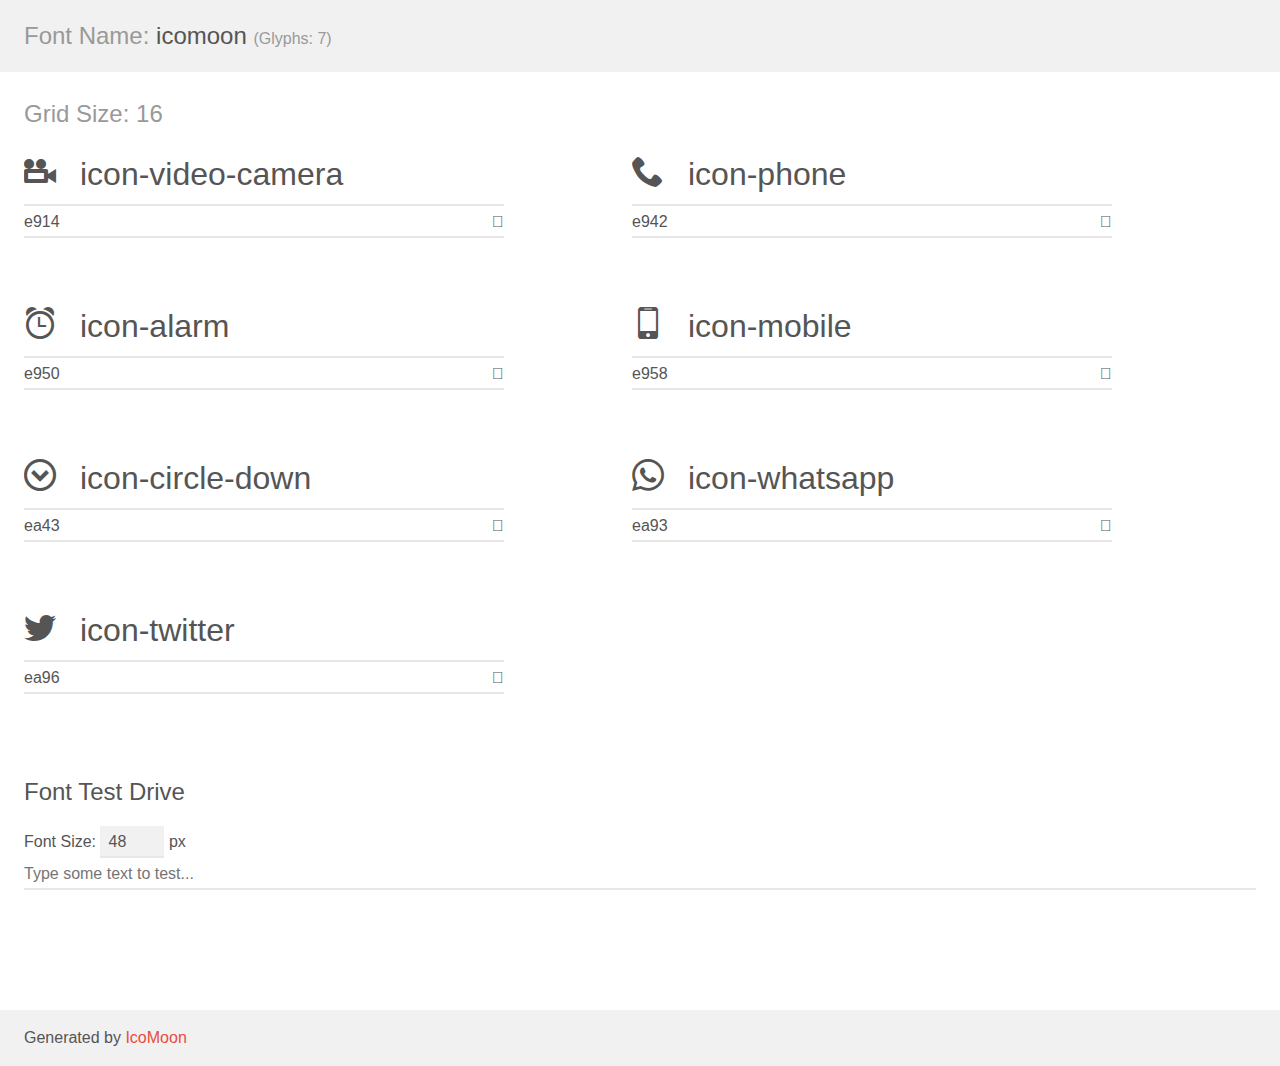
<file: icomoon/demo.html>
<!doctype html>
<html>
<head>
    <meta charset="utf-8">
    <title>IcoMoon Demo</title>
    <meta name="description" content="An Icon Font Generated By IcoMoon.io">
    <meta name="viewport" content="width=device-width, initial-scale=1">
    <link rel="stylesheet" href="demo-files/demo.css">
    <link rel="stylesheet" href="style.css"></head>
<body>
    <div class="bgc1 clearfix">
        <h1 class="mhmm mvm"><span class="fgc1">Font Name:</span> icomoon <small class="fgc1">(Glyphs:&nbsp;7)</small></h1>
    </div>
    <div class="clearfix mhl ptl">
        <h1 class="mvm mtn fgc1">Grid Size: 16</h1>
        <div class="glyph fs1">
            <div class="clearfix bshadow0 pbs">
                <span class="icon-video-camera">
                
                </span>
                <span class="mls"> icon-video-camera</span>
            </div>
            <fieldset class="fs0 size1of1 clearfix hidden-false">
                <input type="text" readonly value="e914" class="unit size1of2" />
                <input type="text" maxlength="1" readonly value="&#xe914;" class="unitRight size1of2 talign-right" />
            </fieldset>
            <div class="fs0 bshadow0 clearfix hidden-true">
                <span class="unit pvs fgc1">liga: </span>
                <input type="text" readonly value="video-camera, video3" class="liga unitRight" />
            </div>
        </div>
        <div class="glyph fs1">
            <div class="clearfix bshadow0 pbs">
                <span class="icon-phone">
                
                </span>
                <span class="mls"> icon-phone</span>
            </div>
            <fieldset class="fs0 size1of1 clearfix hidden-false">
                <input type="text" readonly value="e942" class="unit size1of2" />
                <input type="text" maxlength="1" readonly value="&#xe942;" class="unitRight size1of2 talign-right" />
            </fieldset>
            <div class="fs0 bshadow0 clearfix hidden-true">
                <span class="unit pvs fgc1">liga: </span>
                <input type="text" readonly value="phone, telephone" class="liga unitRight" />
            </div>
        </div>
        <div class="glyph fs1">
            <div class="clearfix bshadow0 pbs">
                <span class="icon-alarm">
                
                </span>
                <span class="mls"> icon-alarm</span>
            </div>
            <fieldset class="fs0 size1of1 clearfix hidden-false">
                <input type="text" readonly value="e950" class="unit size1of2" />
                <input type="text" maxlength="1" readonly value="&#xe950;" class="unitRight size1of2 talign-right" />
            </fieldset>
            <div class="fs0 bshadow0 clearfix hidden-true">
                <span class="unit pvs fgc1">liga: </span>
                <input type="text" readonly value="alarm, time4" class="liga unitRight" />
            </div>
        </div>
        <div class="glyph fs1">
            <div class="clearfix bshadow0 pbs">
                <span class="icon-mobile">
                
                </span>
                <span class="mls"> icon-mobile</span>
            </div>
            <fieldset class="fs0 size1of1 clearfix hidden-false">
                <input type="text" readonly value="e958" class="unit size1of2" />
                <input type="text" maxlength="1" readonly value="&#xe958;" class="unitRight size1of2 talign-right" />
            </fieldset>
            <div class="fs0 bshadow0 clearfix hidden-true">
                <span class="unit pvs fgc1">liga: </span>
                <input type="text" readonly value="mobile, cell-phone" class="liga unitRight" />
            </div>
        </div>
        <div class="glyph fs1">
            <div class="clearfix bshadow0 pbs">
                <span class="icon-circle-down">
                
                </span>
                <span class="mls"> icon-circle-down</span>
            </div>
            <fieldset class="fs0 size1of1 clearfix hidden-false">
                <input type="text" readonly value="ea43" class="unit size1of2" />
                <input type="text" maxlength="1" readonly value="&#xea43;" class="unitRight size1of2 talign-right" />
            </fieldset>
            <div class="fs0 bshadow0 clearfix hidden-true">
                <span class="unit pvs fgc1">liga: </span>
                <input type="text" readonly value="circle-down, down3" class="liga unitRight" />
            </div>
        </div>
        <div class="glyph fs1">
            <div class="clearfix bshadow0 pbs">
                <span class="icon-whatsapp">
                
                </span>
                <span class="mls"> icon-whatsapp</span>
            </div>
            <fieldset class="fs0 size1of1 clearfix hidden-false">
                <input type="text" readonly value="ea93" class="unit size1of2" />
                <input type="text" maxlength="1" readonly value="&#xea93;" class="unitRight size1of2 talign-right" />
            </fieldset>
            <div class="fs0 bshadow0 clearfix hidden-true">
                <span class="unit pvs fgc1">liga: </span>
                <input type="text" readonly value="whatsapp, brand13" class="liga unitRight" />
            </div>
        </div>
        <div class="glyph fs1">
            <div class="clearfix bshadow0 pbs">
                <span class="icon-twitter">
                
                </span>
                <span class="mls"> icon-twitter</span>
            </div>
            <fieldset class="fs0 size1of1 clearfix hidden-false">
                <input type="text" readonly value="ea96" class="unit size1of2" />
                <input type="text" maxlength="1" readonly value="&#xea96;" class="unitRight size1of2 talign-right" />
            </fieldset>
            <div class="fs0 bshadow0 clearfix hidden-true">
                <span class="unit pvs fgc1">liga: </span>
                <input type="text" readonly value="twitter, brand16" class="liga unitRight" />
            </div>
        </div>
    </div>

    <!--[if gt IE 8]><!-->
    <div class="mhl clearfix mbl">
        <h1>Font Test Drive</h1>
        <label>
            Font Size: <input id="fontSize" type="number" class="textbox0 mbm"
            min="8" value="48" />
            px
        </label>
        <input id="testText" type="text" class="phl size1of1 mvl"
        placeholder="Type some text to test..." value=""/>
        <div id="testDrive" class="icon-">&nbsp;
        </div>
    </div>
    <!--<![endif]-->
    <div class="bgc1 clearfix">
        <p class="mhl">Generated by <a href="https://icomoon.io/app">IcoMoon</a></p>
    </div>

    <script src="demo-files/demo.js"></script>
</body>
</html>
</file>
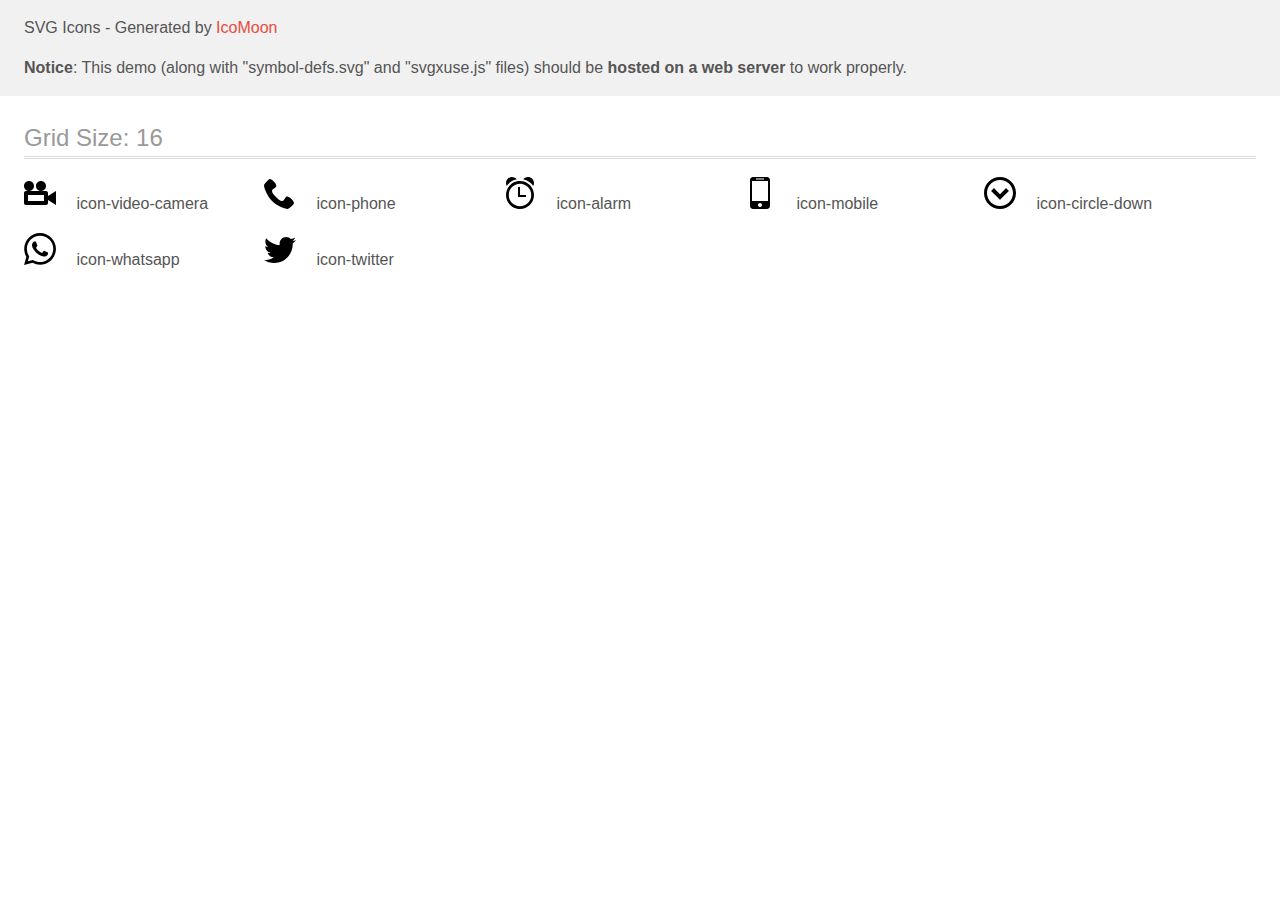
<file: icomoon_7_icons/demo-external-svg.html>
<!doctype html>
<html>
<head>
    <title>IcoMoon - SVG Icons</title>
    <meta charset="utf-8">
    <meta name="viewport" content="width=device-width, initial-scale=1">
    <link rel="stylesheet" href="demo-files/demo.css">
    <link rel="stylesheet" href="style.css">
</head>
<body>
<header class="bgc1 clearfix">
<div class="mhl">
    <p>SVG Icons - Generated by <a href="https://icomoon.io/app">IcoMoon</a></p><p><strong>Notice</strong>: This demo (along with "symbol-defs.svg" and "svgxuse.js" files) should be <b>hosted on a web server</b> to work properly.</p>
</div>
</header>
    <div class="clearfix mhl ptl">
        <h1 class="mvm mtn fgc1">Grid Size: 16</h1>
        <div class="glyph fs1">
            <div class="clearfix pbs">
                <svg class="icon icon-video-camera"><use xlink:href="symbol-defs.svg#icon-video-camera"></use></svg><span class="name"> icon-video-camera</span>
            </div>
        </div>
        <div class="glyph fs1">
            <div class="clearfix pbs">
                <svg class="icon icon-phone"><use xlink:href="symbol-defs.svg#icon-phone"></use></svg><span class="name"> icon-phone</span>
            </div>
        </div>
        <div class="glyph fs1">
            <div class="clearfix pbs">
                <svg class="icon icon-alarm"><use xlink:href="symbol-defs.svg#icon-alarm"></use></svg><span class="name"> icon-alarm</span>
            </div>
        </div>
        <div class="glyph fs1">
            <div class="clearfix pbs">
                <svg class="icon icon-mobile"><use xlink:href="symbol-defs.svg#icon-mobile"></use></svg><span class="name"> icon-mobile</span>
            </div>
        </div>
        <div class="glyph fs1">
            <div class="clearfix pbs">
                <svg class="icon icon-circle-down"><use xlink:href="symbol-defs.svg#icon-circle-down"></use></svg><span class="name"> icon-circle-down</span>
            </div>
        </div>
        <div class="glyph fs1">
            <div class="clearfix pbs">
                <svg class="icon icon-whatsapp"><use xlink:href="symbol-defs.svg#icon-whatsapp"></use></svg><span class="name"> icon-whatsapp</span>
            </div>
        </div>
        <div class="glyph fs1">
            <div class="clearfix pbs">
                <svg class="icon icon-twitter"><use xlink:href="symbol-defs.svg#icon-twitter"></use></svg><span class="name"> icon-twitter</span>
            </div>
        </div>
  </div>
<script defer src="svgxuse.js"></script>
</body>
</html>
</file>
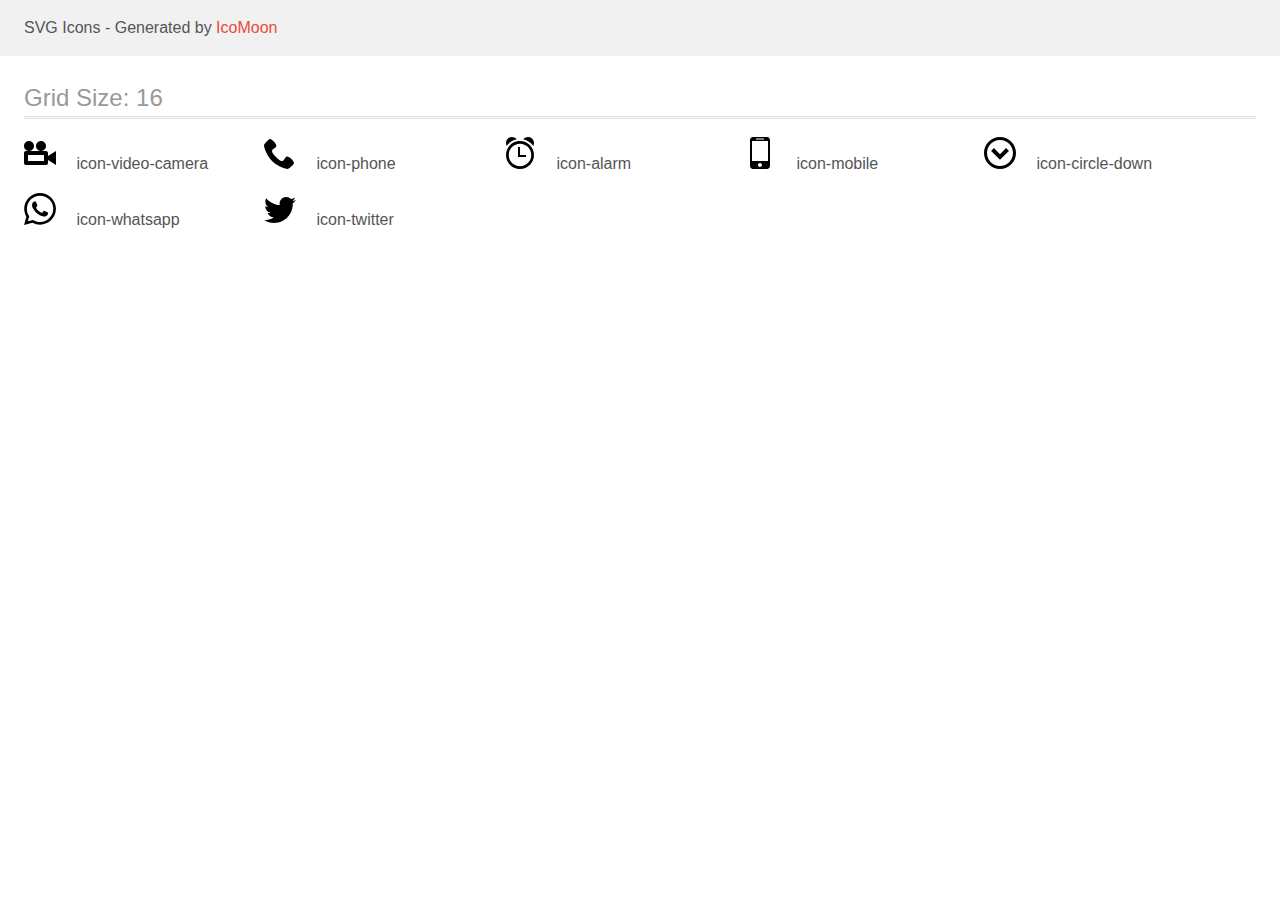
<file: icomoon_7_icons/demo.html>
<!doctype html>
<html>
<head>
    <title>IcoMoon - SVG Icons</title>
    <meta charset="utf-8">
    <meta name="viewport" content="width=device-width, initial-scale=1">
    <link rel="stylesheet" href="demo-files/demo.css">
    <link rel="stylesheet" href="style.css">
</head>
<body>
<svg style="position: absolute; width: 0; height: 0; overflow: hidden;" version="1.1" xmlns="http://www.w3.org/2000/svg" xmlns:xlink="http://www.w3.org/1999/xlink">
<defs>
<symbol id="icon-video-camera" viewBox="0 0 32 32">
<title>video-camera</title>
<path d="M12 9c0-2.761 2.239-5 5-5s5 2.239 5 5c0 2.761-2.239 5-5 5s-5-2.239-5-5zM0 9c0-2.761 2.239-5 5-5s5 2.239 5 5c0 2.761-2.239 5-5 5s-5-2.239-5-5zM24 19v-3c0-1.1-0.9-2-2-2h-20c-1.1 0-2 0.9-2 2v10c0 1.1 0.9 2 2 2h20c1.1 0 2-0.9 2-2v-3l8 5v-14l-8 5zM20 24h-16v-6h16v6z"></path>
</symbol>
<symbol id="icon-phone" viewBox="0 0 32 32">
<title>phone</title>
<path d="M22 20c-2 2-2 4-4 4s-4-2-6-4-4-4-4-6 2-2 4-4-4-8-6-8-6 6-6 6c0 4 4.109 12.109 8 16s12 8 16 8c0 0 6-4 6-6s-6-8-8-6z"></path>
</symbol>
<symbol id="icon-alarm" viewBox="0 0 32 32">
<title>alarm</title>
<path d="M16 4c-7.732 0-14 6.268-14 14s6.268 14 14 14 14-6.268 14-14-6.268-14-14-14zM16 29.25c-6.213 0-11.25-5.037-11.25-11.25s5.037-11.25 11.25-11.25c6.213 0 11.25 5.037 11.25 11.25s-5.037 11.25-11.25 11.25zM29.212 8.974c0.501-0.877 0.788-1.892 0.788-2.974 0-3.314-2.686-6-6-6-1.932 0-3.65 0.913-4.747 2.331 4.121 0.851 7.663 3.287 9.96 6.643v0zM12.748 2.331c-1.097-1.418-2.816-2.331-4.748-2.331-3.314 0-6 2.686-6 6 0 1.082 0.287 2.098 0.788 2.974 2.297-3.356 5.838-5.792 9.96-6.643z"></path>
<path d="M16 18v-8h-2v10h8v-2z"></path>
</symbol>
<symbol id="icon-mobile" viewBox="0 0 32 32">
<title>mobile</title>
<path d="M23 0h-14c-1.65 0-3 1.35-3 3v26c0 1.65 1.35 3 3 3h14c1.65 0 3-1.35 3-3v-26c0-1.65-1.35-3-3-3zM12 1.5h8v1h-8v-1zM16 30c-1.105 0-2-0.895-2-2s0.895-2 2-2 2 0.895 2 2-0.895 2-2 2zM24 24h-16v-20h16v20z"></path>
</symbol>
<symbol id="icon-circle-down" viewBox="0 0 32 32">
<title>circle-down</title>
<path d="M32 16c0-8.837-7.163-16-16-16s-16 7.163-16 16 7.163 16 16 16 16-7.163 16-16zM3 16c0-7.18 5.82-13 13-13s13 5.82 13 13-5.82 13-13 13-13-5.82-13-13z"></path>
<path d="M9.914 11.086l-2.829 2.829 8.914 8.914 8.914-8.914-2.828-2.828-6.086 6.086z"></path>
</symbol>
<symbol id="icon-whatsapp" viewBox="0 0 32 32">
<title>whatsapp</title>
<path d="M27.281 4.65c-2.994-3-6.975-4.65-11.219-4.65-8.738 0-15.85 7.112-15.85 15.856 0 2.794 0.731 5.525 2.119 7.925l-2.25 8.219 8.406-2.206c2.319 1.262 4.925 1.931 7.575 1.931h0.006c0 0 0 0 0 0 8.738 0 15.856-7.113 15.856-15.856 0-4.238-1.65-8.219-4.644-11.219zM16.069 29.050v0c-2.369 0-4.688-0.637-6.713-1.837l-0.481-0.288-4.987 1.306 1.331-4.863-0.313-0.5c-1.325-2.094-2.019-4.519-2.019-7.012 0-7.269 5.912-13.181 13.188-13.181 3.519 0 6.831 1.375 9.319 3.862 2.488 2.494 3.856 5.8 3.856 9.325-0.006 7.275-5.919 13.188-13.181 13.188zM23.294 19.175c-0.394-0.2-2.344-1.156-2.706-1.288s-0.625-0.2-0.894 0.2c-0.262 0.394-1.025 1.288-1.256 1.556-0.231 0.262-0.462 0.3-0.856 0.1s-1.675-0.619-3.188-1.969c-1.175-1.050-1.975-2.35-2.206-2.744s-0.025-0.613 0.175-0.806c0.181-0.175 0.394-0.463 0.594-0.694s0.262-0.394 0.394-0.662c0.131-0.262 0.069-0.494-0.031-0.694s-0.894-2.15-1.219-2.944c-0.319-0.775-0.65-0.669-0.894-0.681-0.231-0.012-0.494-0.012-0.756-0.012s-0.694 0.1-1.056 0.494c-0.363 0.394-1.387 1.356-1.387 3.306s1.419 3.831 1.619 4.1c0.2 0.262 2.794 4.269 6.769 5.981 0.944 0.406 1.681 0.65 2.256 0.837 0.95 0.3 1.813 0.256 2.494 0.156 0.762-0.113 2.344-0.956 2.675-1.881s0.331-1.719 0.231-1.881c-0.094-0.175-0.356-0.275-0.756-0.475z"></path>
</symbol>
<symbol id="icon-twitter" viewBox="0 0 32 32">
<title>twitter</title>
<path d="M32 7.075c-1.175 0.525-2.444 0.875-3.769 1.031 1.356-0.813 2.394-2.1 2.887-3.631-1.269 0.75-2.675 1.3-4.169 1.594-1.2-1.275-2.906-2.069-4.794-2.069-3.625 0-6.563 2.938-6.563 6.563 0 0.512 0.056 1.012 0.169 1.494-5.456-0.275-10.294-2.888-13.531-6.862-0.563 0.969-0.887 2.1-0.887 3.3 0 2.275 1.156 4.287 2.919 5.463-1.075-0.031-2.087-0.331-2.975-0.819 0 0.025 0 0.056 0 0.081 0 3.181 2.263 5.838 5.269 6.437-0.55 0.15-1.131 0.231-1.731 0.231-0.425 0-0.831-0.044-1.237-0.119 0.838 2.606 3.263 4.506 6.131 4.563-2.25 1.762-5.075 2.813-8.156 2.813-0.531 0-1.050-0.031-1.569-0.094 2.913 1.869 6.362 2.95 10.069 2.95 12.075 0 18.681-10.006 18.681-18.681 0-0.287-0.006-0.569-0.019-0.85 1.281-0.919 2.394-2.075 3.275-3.394z"></path>
</symbol>
</defs>
</svg>

<header class="bgc1 clearfix">
<div class="mhl">
    <p>SVG Icons - Generated by <a href="https://icomoon.io/app">IcoMoon</a></p>
</div>
</header>
    <div class="clearfix mhl ptl">
        <h1 class="mvm mtn fgc1">Grid Size: 16</h1>
        <div class="glyph fs1">
            <div class="clearfix pbs">
                <svg class="icon icon-video-camera"><use xlink:href="#icon-video-camera"></use></svg><span class="name"> icon-video-camera</span>
            </div>
        </div>
        <div class="glyph fs1">
            <div class="clearfix pbs">
                <svg class="icon icon-phone"><use xlink:href="#icon-phone"></use></svg><span class="name"> icon-phone</span>
            </div>
        </div>
        <div class="glyph fs1">
            <div class="clearfix pbs">
                <svg class="icon icon-alarm"><use xlink:href="#icon-alarm"></use></svg><span class="name"> icon-alarm</span>
            </div>
        </div>
        <div class="glyph fs1">
            <div class="clearfix pbs">
                <svg class="icon icon-mobile"><use xlink:href="#icon-mobile"></use></svg><span class="name"> icon-mobile</span>
            </div>
        </div>
        <div class="glyph fs1">
            <div class="clearfix pbs">
                <svg class="icon icon-circle-down"><use xlink:href="#icon-circle-down"></use></svg><span class="name"> icon-circle-down</span>
            </div>
        </div>
        <div class="glyph fs1">
            <div class="clearfix pbs">
                <svg class="icon icon-whatsapp"><use xlink:href="#icon-whatsapp"></use></svg><span class="name"> icon-whatsapp</span>
            </div>
        </div>
        <div class="glyph fs1">
            <div class="clearfix pbs">
                <svg class="icon icon-twitter"><use xlink:href="#icon-twitter"></use></svg><span class="name"> icon-twitter</span>
            </div>
        </div>
  </div>
<script defer src="svgxuse.js"></script>
</body>
</html>
</file>
<file: css/carousel.css>
/*重置*/
body,div,dl,dt,dd,ul,ol,li,h1,h2,h3,h4,h5,h6,pre,form,fieldset,input,textarea,p,blockquote,th,td{margin:0;padding:0;}
table{border-collapse:collapse;border-spacing:0;}
fieldset,img{border:0;}
address,caption,cite,code,dfn,em,strong,th,var{font-style:normal;font-weight:normal;}
ol,ul{list-style:none;}
caption,th{text-align:left;}
h1,h2,h3,h4,h5,h6{font-size:100%;font-weight:normal;}

abbr,acronym{border:0;}
body{color:#666; background-color:#fff;font: 12px/1.5 '微软雅黑',tahoma,arial,'Hiragino Sans GB',宋体,sans-serif;}
.clearfix:after {visibility:hidden;display:block;font-size:0;content:" ";clear:both;height:0;}
.clearfix {zoom:1;}
/*旋转木马必要样式*/
.poster-main{ position:relative;width:800px;height:270px;margin:0 auto;}
.poster-main a,.poster-main img{display:block;}
.poster-main .poster-list{width:800px;height:270px;}
.poster-main .poster-list .poster-item{ position:absolute;left:0;top:0;}
.poster-main .poster-btn{ position:absolute;top:0;width:100px;height:270px; z-index:10; cursor:pointer;  opacity:0.8}
.poster-main .poster-prev-btn{left:0; background: url(../img/btn_l.png) no-repeat center center;}
.poster-main .poster-next-btn{right:0; background: url(../img/btn_r.png) no-repeat center center;}
</file>
<file: main.css>
body {
    font-family: "Helvetica Neue", Helvetica, Microsoft Yahei, Hiragino Sans GB, WenQuanYi Micro Hei, sans-serif;
    background: #fff;
}
@font-face {
    font-family: 'icomoon';
    src:url(icomoon/fonts/icomoon.eot) format('embedded-opentype'),url(icomoon/fonts/icomoon.svg) format('svg'),
    url(icomoon/fonts/icomoon.ttf) format('truetype'),url(icomoon/fonts/icomoon.woff) format('woff');
    font-weight: normal;
    font-style: normal;
}
.icomoon{
    font-family: icomoon;
    font-size: 12px;
    color:#888;
    padding: 2px;
}
@font-face {
    font-family: 'itcast';
    src: url('icomoon/fonts/MiFie-Web-Font.eot') format('embedded-opentype'), url('icomoon/fonts/MiFie-Web-Font.svg') format('svg'), url('icomoon/fonts/MiFie-Web-Font.ttf') format('truetype'), url('icomoon/fonts/MiFie-Web-Font.woff') format('woff');
}
.ico{
    font-family: itcast;
}

/*1 ������ʽ  top-nav*/
.top-nav{

    color:#888;font-size: 12px;
    /*border-top:1px solid #c0c0c0;*/
    border-bottom: 1px solid #c0c0c0;
}
.top-nav ul{
    margin-bottom:0px;
}
.top-nav ul li:nth-of-type(1)>p{
    position: absolute;width:120px;height:136px;
    top:27px;left:35px;
    background: url("img/c_06.jpg") no-repeat;
    display: none;
    z-index: 999;
}
.top-nav ul li:nth-of-type(1):hover>p  {
  display: block;
}
.top-nav li{
    height:40px;line-height:40px;
    list-style: none;
    text-align: center;
}
.top-nav li+li{
    border-left:1px solid #c0c0c0;
}
.top-nav li a{
    color: #888;
    text-decoration: none;
}
/*1.1 ����ͼ��*/
.icomoon-phone::before{
    content: '\e958';
    font-weight: normal;
    font-style: normal;
}

.icomoon-down::before{
    content:'\ea43';
    font-weight: normal;
    font-style: normal;
}
.icomoon-tel::before{
    content:'\e942';
    font-weight: normal;
    font-style: normal;
}
.top-nav ul li:nth-last-of-type(1) .login{
    padding: 8px 20px;
    background: #e92322;
    border:1px solid #db3b43;
    color:#fff;
    border-radius: 4px;
}
@media screen and (max-width: 768px) {
    .top-nav ul li:nth-last-of-type(1){
        border-left:none ;
    }
}

/*2 ������*/
.main-nav{

}
.main-nav .navbar-default{
    background: #fff;
    border:none;
}

.main-nav .navbar-default .navbar-header{
    padding: 15px 0;
}
.ico{
    float: left;
    height:50px;line-height:50px;

}

.ico-logo::before{
    content: '\e920';
    font-weight: normal;
    font-style: normal;
    color:#e92322;
    font-size: 50px;

}
.ico-caption::before{
    content: '\e93e';
    font-weight: normal;
    font-style: normal;
    color:#000;
    font-size: 32px;

}
.main-nav .navbar-default .navbar-nav li{
    padding: 15px 0;

}
.main-nav .navbar-default .navbar-nav .active{
    border-bottom: 2px solid #e92322;
}
.main-nav .navbar-default .navbar-nav .active a{
    background: none;

}
.main-nav .navbar-default .navbar-nav li:hover{

    border-bottom: 2px solid #e92322;
}
.main-nav .navbar-default .navbar-nav ul li a{
    font-size:14px;
    line-height: 48px;

}

/*3 ����ֲ�����*/

.ad{
   /*display: none;*/
}
.poster-main{ position:relative;width:800px;height:270px;margin:0 auto;}
.poster-main a,.poster-main img{display:block;}
.poster-main .poster-list{width:800px;height:270px;}
.poster-main .poster-list .poster-item{ position:absolute;left:0;top:0;}
.poster-main .poster-btn{ position:absolute;top:0;width:100px;height:270px; z-index:10; cursor:pointer;  opacity:0.8}
.poster-main .poster-prev-btn{left:0; background: url(img/btn_l.png) no-repeat center center;}
.poster-main .poster-next-btn{right:0; background: url(img/btn_r.png) no-repeat center center;}

/*4�ص�����*/
.featrue{
    padding: 50px 0;
    border-bottom: 1px solid #c0c0c0;
}
.featrue .container .item{
   color:#c0c0c0;
    margin: 12px 0;
}
.featrue .container .item:hover{
    color:#888;
}
.featrue .container .item .icomoon-bird{
    float: left;
    padding: 5px ;
    font-family: 'itcast';
}
.featrue .icomoon-bird::before{
    content: '\e907';
    font-size:30px;
    font-weight: normal;
    font-style: normal;
    color:#c0c0c0;
}

.featrue .container .item .anquan{
    float:left;
}

.featrue .container .item .anquan h3{
    font-size: 19px;
    line-height:30px;
}

.featrue .container .item .anquan p{
    font-size: 14px;
    line-heigt:20px;
}
/*4֪ͨ����*/
.notice{
   padding:22px 0;
    color:#888;
    font-size: 14px;
    border-bottom:1px solid #c0c0c0;
}
.notice .icomoon-warn::before{
    content:'\e950';
    font-style: normal;
    font-weight: normal;
    font-size:18px;
}
.notice .icomoon-video::before{
    content:'\e914';
    font-style: normal;
    font-weight: normal;
    font-size:18px;
    padding: 2px;
}
.notice .red{
    color:#e92322;
    font-style: normal;
}
.notice .dashed{
    display: inline-block;
    border-bottom: 1px dashed #e92322;
}

.notice .pull-right{
    color:#337ab7;
}
/*5��Ʒ����*/
.product{
    min-height:300px;
    background:#f0f0f0;
    padding-top:50px;
}
.product .container .nav-tabs {
    border-bottom:1px solid #e2e2e2;
}
.product .container .nav-tabs li a{
    border:0px solid #f0f0f0;
}
.product .container .nav-tabs  .active   a{
    background: #f0f0f0;
    border: 0px solid #f0f0f0;
    border-bottom: 2px solid #e92322;
}
.product .container .nav-tabs  .active   a:hover{
    border-bottom: 2px solid #e92322;
}
.product .container .nav-tabs  .active   a:focus{
    border-bottom: 2px solid #e92322;
}

.product .container .nav-tabs li a:hover{
    border:0px solid #f0f0f0;
    background: #f0f0f0;
}
.product .container .nav-tabs li a:focus{
    border:0px solid #f0f0f0;
    background: #f0f0f0;
}

.product .container .nav-tabs{

}
.product .container .nav-tabs  li a{
   color:#333;
   font-size:16px;
    padding: 10px 20px;

}
.product .container .nav-tabs .more{
    color:#333;
    font-size:16px;
    padding: 10px 15px;
}
.product .container .tab-content .tab-pane-content{
    padding:20px 0px;
}
.product .container .tab-content .tab-pane-content .item{


    padding:15px  20px;

}
.product .container .tab-content .tab-pane-content .item .content{
    background: #fff;
    color:#888;

}
.product .container .tab-content .tab-pane-content .danger .content{
    background: #e92322;
    color:#fff;
}
.product .container .tab-content .tab-pane-content .danger .content {}

.product .container .tab-content .tab-pane-content .item .pane-left{
    position: relative;
    margin-right: 120px;
    padding:16px 12px;
    border-right:1px dashed #c0c0c0;
}
.product .container .tab-content .tab-pane-content .item .pane-left .ico-tiyan{
    position: absolute;
    font-size:50px;
    left:0px;top:0px;
}
.product .container .tab-content .tab-pane-content .item .pane-left .ico-tiyan::before{
    content: '\e915';
    font-weight: normal;
    font-style: normal;
}

.product .container .tab-content .tab-pane-content .item .pane-left h3{
    font-size:16px;line-height: 30px;

}
.product .container .tab-content .tab-pane-content .item .pane-left .dec{
    padding:2px 0;
    height:44px;
}
.product .container .tab-content .tab-pane-content .item .pane-left .dec p{
    font-size:14px;line-height: 20px;
}
.product .container .tab-content .tab-pane-content .item .pane-left .dec .pull-right{
    text-align: right;
}



.product .container .tab-content .tab-pane-content .item .pane-left .circle{
    position:absolute;
    width:14px;height:14px;
    border-radius: 60%;
    background: #f0f0f0;

}
.product .container .tab-content .tab-pane-content .item .pane-left .circle-top{
    top:-7px;right:-7px;

    /*box-shadow: 0px 0px 0px #888 ;*/
}
.product .container .tab-content .tab-pane-content .item .pane-left .circle-bottom{
    bottom:-6px;right:-7px;
    box-shadow: 0px 1px 1px #888 inset;
}
.product .container .tab-content .tab-pane-content .item .pane-right{
    width:120px;
    text-align: center;
    padding-top: 30px;
    font-size: 14px;
    position: relative;
}
.product .container .tab-content .tab-pane-content .item .pane-right .number{
    font-size: 30px;
}
.product .container .tab-content .tab-pane-content .item .pane-right .remind{
    /*padding: 10px;*/
    font-size: 12px;
}
.product .container .tab-content .tab-pane-content .item .pane-right .remind a{
   padding: 3px;

}
.product .container .tab-content .tab-pane-content .item .pane-right .remind a:hover{
   text-decoration: none;

}
.product .container .tab-content .tab-pane-content .item .pane-right .remind .jin{
    border:1px solid #e92233;
    color: #e92233;

}

.product .container .tab-content .tab-pane-content .item .pane-right .remind .hu{
    border:1px solid #399;
    color:#399;
}

footer{
    /*min-height: 800px;*/
}


/*��߹���������*/
@font-face {
    font-family: 'icomoon-1';
    src:url(icomoon-1/fonts/icomoon.eot) format('embedded-opentype'),url(icomoon-1/fonts/icomoon.svg) format('svg'),
    url(icomoon-1/fonts/icomoon.ttf) format('truetype'),url(icomoon-1/fonts/icomoon.woff) format('woff');
    font-weight: normal;
    font-style: normal;
}

.scroll{
    position: fixed;
    right:50px;
    top:400px;
    z-index: 999;
}
.scroll .item{
    position: relative;width:48px;height:48px;line-height: 48px;
    margin-bottom: 5px;
    background: #6D91CF;
    border-radius: 4px;
    text-align: center;
    overflow: hidden;
}
.scroll .item:hover a{
    -webkit-transform: rotate3d(0,0,1,0deg);
}
.scroll .item  .icomoon{
    font-family: 'icomoon-1';
    font-weight: normal;
    font-style: normal;
    color:#fff;
    font-size: 24px;
}
.scroll .item a{
    position: absolute;width:48px;height:48px;line-height: 48px;
    left:0;top:0;
    text-align: center;
    border-radius: 4px;
    font-size: 12px;
    color:#fff;
    background: #18448e;
    text-decoration: none;
    -webkit-transform-origin:-50% 50% ;
    -webkit-transform: rotate3d(0,0,1,90deg);
    -webkit-transition: all .3s;
}


/*�Ų���ʽ*/
footer .container{
    padding: 50px 20px ;
    text-align: center;
}
footer .container .title{
    font-size: 25px;
}
footer .container ul{
  padding-left: 180px;
}
footer .container .partners li{
    float: left;
}
footer .container .partners li+li{
    border-left:1px dashed #eee;
}
footer .container .partners li a:hover{
    text-decoration: none;
}
footer .container .partners li a{
    padding:10px 20px;
    font-size: 50px;
    color:#888;
}
footer .container .partners li a i{
    font-family: 'itcast';
    font-style: normal;
}

.icon-1::before{
    content: '\e946';
}

.icon-2::before{
    content: '\e92f';
}
.icon-3::before{
    content: '\e92e';
}
.icon-4::before{
    content: '\e92a';
}
.icon-5::before{
    content: '\e929';
}
.icon-6::before{
    content: '\e931';
}
.icon-7::before{
    content: '\e92c';
}
.icon-8::before{
    content: '\e92b';
}
.icon-9::before{
    content: '\e92d';
}
</file>
<file: code/css/main.css>
/*
* 我们的自定义样式
* @Author: iceStone
* @Date:   2015-12-12 10:56:34
* @Last Modified by:   iceStone
* @Last Modified time: 2015-12-15 17:23:08
*/


/**
 * 1. 样式都通过ID去限定
 * 2. 尽可能多使用直接子代选择器
 */


/**
 * 该套样式的主题色 #e92322
 * 希望以后的CSS中有变量的概念
 * 希望有嵌套语法
 * 希望有混合语法（Mixin）
 */


/*
var mainColor='#e92322';
body {
  background-color: mainColor;
}

.container {
  width: 100px;
  .row {
    margin-left: -15px;
    [class^="col-"],
    [class*=" col-"] {}
  }
}

.div {
  radius(10);
}

.div1 {
  radius(15);
}

function radius(r) {
  -webkit-border-radius: r;
  -moz-border-radius: r;
  -o-border-radius: r;
  -ms-border-radius: r;
  border-radius: r;
}

#tese > .container > .row > div {
  margin-top: 20px;
  margin-bottom: 20px;
}

#tese > .container > .row > div > p {}

#tese > .container > .row > div > p > span {}

#tese > .container > .row > div > a {
  color: #888;
}

#tese > .container > .row > div > a:hover {
  color: #666;
  text-decoration: none;
}*/


/* 公共样式 */

body {
  font-family: "Helvetica Neue", Helvetica, Microsoft Yahei, Hiragino Sans GB, WenQuanYi Micro Hei, sans-serif;
}

@font-face {
  font-family: 'itcast';
  src: url('../font/MiFie-Web-Font.eot') format('embedded-opentype'), url('../font/MiFie-Web-Font.svg') format('svg'), url('../font/MiFie-Web-Font.ttf') format('truetype'), url('../font/MiFie-Web-Font.woff') format('woff');
}

[class^="icon-"],
[class*=" icon-"] {
  font-family: itcast;
  font-style: normal;
}

.icon-mobilephone::before {
  content: "\e908";
  font-size: 13px;
}

.icon-telephone::before {
  content: "\e909";
  font-size: 15px;
}

.icon-logo::before {
  content: "\e93e";
}

.icon-icon::before {
  content: "\e920";
}


/* 头部区域 */

#header {}

#header > .topbar {
  height: 40px;
  border-bottom: 1px solid #c0c0c0;
  line-height: 40px;
}

#header > .topbar > .container > .row > div {
  height: 40px;
  font-size: 12px;
  color: #888;
}

#header > .topbar > .container > .row > div + div {
  border-left: 1px solid #c0c0c0;
}

#header a {
  color: #888;
}

#header a:hover {
  text-decoration: none;
}

#header .btn-itcast {
  color: #fff;
}

#header .mobile-link > img {
  display: none;
  position: absolute;
  left: 50%;
  margin-left: -60px;
  top: 30px;
  z-index: 1001;
}

#header .mobile-link:hover > img {
  display: block;
}

#header .icon-icon {
  font-size: 50px;
  color: #E92322;
  line-height: 50px;
  vertical-align: middle;
}

#header .icon-logo {
  font-size: 32px;
  color: #333;
  line-height: 50px;
  vertical-align: middle;
}


/*#header > .topbar > .container > .row > div {
  background-color: #f40;
  height: 40px
}

#header > .topbar > .container > .row > div:nth-of-type(2n) {
  background-color: #f00;
}*/


/* 通栏广告轮播 */

#main_ad {}

#main_ad > .carousel-inner > .item {
  background-repeat: no-repeat;
  background-position: center center;
  background-size: cover;
}


/* 当屏幕宽度大于768时，将元素高度设置为410px */

@media (min-width: 768px) {
  #main_ad > .carousel-inner > .item {
    height: 410px;
  }
}

#main_ad > .carousel-inner > .item > img {
  width: 100%;
}


/* 网站特色 */

#tese {
  padding: 50px 0;
  border-bottom: 1px solid #c0c0c0;
}

.icon-uniE907:before {
  content: "\e907";
}

#tese i {
  font-size: 34px;
}

#tese > .container > .row > div {
  margin-top: 20px;
  margin-bottom: 20px;
}

#tese > .container > .row > div > a {
  color: #888;
}

#tese > .container > .row > div > a:hover {
  color: #666;
  text-decoration: none;
}


/* 立即预约 */

#ljyy {
  border-bottom: 1px solid #c0c0c0;
  padding: 20px 0;
}

#ljyy > .container > p {
  font-size: 14px;
  margin-bottom: 0;
}

#ljyy > .container > .pull-left > span,
#ljyy > .container > .pull-left > a {
  color: #e92322;
}

#ljyy > .container > .pull-left > a {
  border-bottom: 1px dashed #e92322;
}

#ljyy > .container > .pull-left > a:hover {
  text-decoration: none;
}

.icon-uniE906:before {
  content: "\e906";
}

.icon-uniE905:before {
  content: "\e905";
}


/* 推荐产品 */

#products {
  background-color: #f0f0f0;
  padding: 40px 0;
}


/*直接这样写pc上也会始终有横向滚动条*/


/*#products > .container > .ul-wapper {
  overflow-x: scroll;
}*/


/*@media (max-width: 768px) {
  #products > .container > .ul-wapper {
    overflow-x: scroll;
  }
}*/

#products > .container > .ul-wapper > .nav-tabs {
  padding-left: 20px;
}

#products > .container > .ul-wapper > .nav-tabs > li {}

#products > .container > .ul-wapper > .nav-tabs > li > a {
  font-size: 16px;
  color: #333;
}

#products > .container > .ul-wapper > .nav-tabs > li > a:hover {
  border-color: transparent;
  background-color: transparent;
  color: #000;
}

#products > .container > .ul-wapper > .nav-tabs > li.active {}

#products > .container > .ul-wapper > .nav-tabs > li.active > a {
  background-color: transparent;
  border: 0;
  border-bottom: 4px solid #e92322;
}

#products > .container > .tab-content {
  padding: 20px 0;
}


/* 新闻 */

#news {
  padding: 50px 0;
  border-bottom: 1px solid #c0c0c0;
}

#news .news-title {
  padding: 15px 0;
  font-size: 18px;
  font-weight: 400;
  text-align: center;
  border-bottom: 1px dashed #c0c0c0;
  position: relative;
  margin-right: 10px;
}

#news .news-title::after {
  content: ' ';
  display: inline-block;
  width: 10px;
  height: 10px;
  border-radius: 5px;
  border: 1px solid #c0c0c0;
  position: absolute;
  bottom: -5px;
  right: -10px;
}


/*#news .nav-pills a i {
  font-size: 50px;
}*/

.icon-news01:before {
  content: "\e90e";
  font-size: 28px;
  color: #EAEAEA;
}

.icon-news02:before {
  content: "\e90f";
  font-size: 28px;
  color: #EAEAEA;
}

.icon-news03:before {
  content: "\e910";
  font-size: 28px;
  color: #EAEAEA;
}

.icon-news04:before {
  content: "\e911";
  font-size: 28px;
  color: #EAEAEA;
}

@media (max-width: 768px) {
  #news .nav-stacked > li {
    float: left;
    margin-right: 20px;
  }
}


/*合作伙伴*/

#hzhb {
  padding: 30px 0;
}

#hzhb ul {
  padding: 0;
  list-style: none;
  width: 818px;
  position: relative;
  overflow: hidden;
}

#hzhb ul li {
  float: left;
}

#hzhb ul li + li {
  border-left: 1px dashed #e0e0e0;
}

#hzhb ul li a {
  padding: 10px 20px;
  font-size: 50px;
  color: #888;
}

#hzhb ul li a:hover {
  text-decoration: none;
}

.icon-uniE930:hover {
  color: #df3232;
}

.icon-uniE930:before {
  content: "\e946";
}

.icon-uniE92F:hover {
  color: #e8380d;
}

.icon-uniE92F:before {
  content: "\e92f";
}

.icon-uniE92E:hover {
  color: #ed6f00;
}

.icon-uniE92E:before {
  content: "\e92e";
}

.icon-uniE92A:hover {
  color: #159f69;
}

.icon-uniE92A:before {
  content: "\e92a";
}

.icon-uniE929:hover {
  color: #07569e;
}

.icon-uniE929:before {
  content: "\e929";
}

.icon-uniE931:hover {
  color: #004098;
}

.icon-uniE931:before {
  content: "\e931";
}

.icon-uniE92C:hover {
  color: #d32019;
}

.icon-uniE92C:before {
  content: "\e92c";
}

.icon-uniE92B:hover {
  color: #3eac4a;
}

.icon-uniE92B:before {
  content: "\e92b";
}

.icon-uniE92D:hover {
  color: #2bb289;
}

.icon-uniE92D:before {
  content: "\e92d";
}


/*脚注区域*/

#footer {
  height: 200px;
}


/* Bootstrap扩展样式 */

.panel-czbk {
  border: 0;
  border-radius: 0;
  box-shadow: 1px 1px 5px #ccc;
  color: #777;
}

.panel-czbk p {
  margin-bottom: 0;
}

.panel-czbk.actived {
  background-color: #e92322;
  color: #fff;
}

.panel-czbk.actived::before {
  content: "\e915";
  font-family: itcast;
  font-size: 50px;
  position: absolute;
  top: -11px;
  left: 15px;
}

.panel-czbk.disabled {
  background-color: #e0e0e0;
}

.panel-czbk > .panel-heading {
  float: right;
  width: 120px;
  padding: 45px 0;
  height: 160px;
  border-left: 1px dashed #c0c0c0;
  text-align: center;
  position: relative;
}

.panel-czbk > .panel-heading::before,
.panel-czbk > .panel-heading::after {
  content: ' ';
  width: 16px;
  height: 16px;
  border-radius: 8px;
  background-color: #f0f0f0;
  position: absolute;
}

.panel-czbk > .panel-heading::before {
  top: -8px;
  left: -8px;
}

.panel-czbk > .panel-heading::after {
  bottom: -8px;
  left: -8px;
  box-shadow: 0 2px 1px #ccc inset;
}

.panel-czbk > .panel-heading > p > strong {
  font-size: 30px;
}

.panel-czbk > .panel-heading + .panel-collapse > .panel-body {
  border-top-color: #ddd;
}

.panel-czbk > .panel-heading > .tooltips {
  position: absolute;
  width: 100%;
  text-align: center;
  top: 26px;
}

.panel-czbk > .panel-heading .badge {
  display: inline-block;
  width: 20px;
  height: 20px;
  border-width: 1px;
  border-style: solid;
  border-radius: 0;
  background-color: transparent;
  padding: 3px;
  margin: 2px;
}

.panel-czbk > .panel-heading .badge-one {
  color: #e92322;
  border-color: #e92322;
}

.panel-czbk > .panel-heading .badge-two {
  color: #399;
  border-color: #399;
}

.panel-czbk > .panel-body {
  margin-right: 120px;
  height: 160px;
}

.panel-czbk > .panel-body > h4,
.panel-czbk > .panel-body > .row > div {
  margin: 5px 0;
}

.btn-itcast {
  color: #ffffff;
  background-color: #E92322;
  border-color: #DB3B43;
}

.btn-itcast:hover,
.btn-itcast:focus,
.btn-itcast:active,
.btn-itcast.active,
.open .dropdown-toggle.btn-itcast {
  color: #ffffff;
  background-color: #E92322;
  border-color: #DB3B43;
}

.btn-itcast:active,
.btn-itcast.active,
.open .dropdown-toggle.btn-itcast {
  background-image: none;
}

.btn-itcast.disabled,
.btn-itcast[disabled],
fieldset[disabled] .btn-itcast,
.btn-itcast.disabled:hover,
.btn-itcast[disabled]:hover,
fieldset[disabled] .btn-itcast:hover,
.btn-itcast.disabled:focus,
.btn-itcast[disabled]:focus,
fieldset[disabled] .btn-itcast:focus,
.btn-itcast.disabled:active,
.btn-itcast[disabled]:active,
fieldset[disabled] .btn-itcast:active,
.btn-itcast.disabled.active,
.btn-itcast[disabled].active,
fieldset[disabled] .btn-itcast.active {
  background-color: #E92322;
  border-color: #DB3B43;
}

.btn-itcast .badge {
  color: #E92322;
  background-color: #ffffff;
}

.navbar-itcast {
  background-color: #fff;
  border-color: #f5f5f5;
  margin-bottom: 0;
  top: 0;
  width: 100%;
}

.navbar-itcast .navbar-brand {
  color: #777;
  height: 80px;
}

.navbar-itcast .navbar-brand:hover,
.navbar-itcast .navbar-brand:focus {
  color: #5e5e5e;
  background-color: transparent;
}

.navbar-itcast .navbar-text {
  color: #777;
}

.navbar-itcast .navbar-nav > li > a {
  color: #777;
  line-height: 48px;
  font-size: 14px;
}

.navbar-itcast .navbar-nav > li > a:hover,
.navbar-itcast .navbar-nav > li > a:focus {
  color: #333;
  background-color: transparent;
  border-bottom: 2px solid #e92322;
}

.navbar-itcast .navbar-nav > .active > a,
.navbar-itcast .navbar-nav > .active > a:hover,
.navbar-itcast .navbar-nav > .active > a:focus {
  color: #555;
  background-color: transparent;
  border-bottom: 2px solid #e92322;
}

.navbar-itcast .navbar-nav > .disabled > a,
.navbar-itcast .navbar-nav > .disabled > a:hover,
.navbar-itcast .navbar-nav > .disabled > a:focus {
  color: #ccc;
  background-color: transparent;
}

.navbar-itcast .navbar-toggle {
  border-color: #ddd;
  margin-top: 23px;
  margin-bottom: 23px;
}

.navbar-itcast .navbar-toggle:hover,
.navbar-itcast .navbar-toggle:focus {
  background-color: #ddd;
}

.navbar-itcast .navbar-toggle .icon-bar {
  background-color: #888;
}

.navbar-itcast .navbar-collapse,
.navbar-itcast .navbar-form {
  border-color: #e7e7e7;
}

.navbar-itcast .navbar-nav > .open > a,
.navbar-itcast .navbar-nav > .open > a:hover,
.navbar-itcast .navbar-nav > .open > a:focus {
  color: #555;
  background-color: #e7e7e7;
}

@media (max-width: 767px) {
  .navbar-itcast .navbar-nav .open .dropdown-menu > li > a {
    color: #777;
  }
  .navbar-itcast .navbar-nav .open .dropdown-menu > li > a:hover,
  .navbar-itcast .navbar-nav .open .dropdown-menu > li > a:focus {
    color: #333;
    background-color: transparent;
  }
  .navbar-itcast .navbar-nav .open .dropdown-menu > .active > a,
  .navbar-itcast .navbar-nav .open .dropdown-menu > .active > a:hover,
  .navbar-itcast .navbar-nav .open .dropdown-menu > .active > a:focus {
    color: #555;
    background-color: #e7e7e7;
  }
  .navbar-itcast .navbar-nav .open .dropdown-menu > .disabled > a,
  .navbar-itcast .navbar-nav .open .dropdown-menu > .disabled > a:hover,
  .navbar-itcast .navbar-nav .open .dropdown-menu > .disabled > a:focus {
    color: #ccc;
    background-color: transparent;
  }
}

.navbar-itcast .navbar-link {
  color: #777;
}

.navbar-itcast .navbar-link:hover {
  color: #333;
}

.navbar-itcast .btn-link {
  color: #777;
}

.navbar-itcast .btn-link:hover,
.navbar-itcast .btn-link:focus {
  color: #333;
}

.navbar-itcast .btn-link[disabled]:hover,
fieldset[disabled] .navbar-itcast .btn-link:hover,
.navbar-itcast .btn-link[disabled]:focus,
fieldset[disabled] .navbar-itcast .btn-link:focus {
  color: #ccc;
}
</file>
<file: icomoon-1/demo-files/demo.css>
body {
  padding: 0;
  margin: 0;
  font-family: sans-serif;
  font-size: 1em;
  line-height: 1.5;
  color: #555;
  background: #fff;
}
h1 {
  font-size: 1.5em;
  font-weight: normal;
}
small {
  font-size: .66666667em;
}
a {
  color: #e74c3c;
  text-decoration: none;
}
a:hover, a:focus {
  box-shadow: 0 1px #e74c3c;
}
.bshadow0, input {
  box-shadow: inset 0 -2px #e7e7e7;
}
input:hover {
  box-shadow: inset 0 -2px #ccc;
}
input, fieldset {
  font-family: sans-serif;
  font-size: 1em;
  margin: 0;
  padding: 0;
  border: 0;
}
input {
  color: inherit;
  line-height: 1.5;
  height: 1.5em;
  padding: .25em 0;
}
input:focus {
  outline: none;
  box-shadow: inset 0 -2px #449fdb;
}
.glyph {
  font-size: 16px;
  width: 15em;
  padding-bottom: 1em;
  margin-right: 4em;
  margin-bottom: 1em;
  float: left;
  overflow: hidden;
}
.liga {
  width: 80%;
  width: calc(100% - 2.5em);
}
.talign-right {
  text-align: right;
}
.talign-center {
  text-align: center;
}
.bgc1 {
  background: #f1f1f1;
}
.fgc1 {
  color: #999;
}
.fgc0 {
  color: #000;
}
p {
  margin-top: 1em;
  margin-bottom: 1em;
}
.mvm {
  margin-top: .75em;
  margin-bottom: .75em;
}
.mtn {
  margin-top: 0;
}
.mtl, .mal {
  margin-top: 1.5em;
}
.mbl, .mal {
  margin-bottom: 1.5em;
}
.mal, .mhl {
  margin-left: 1.5em;
  margin-right: 1.5em;
}
.mhmm {
  margin-left: 1em;
  margin-right: 1em;
}
.mls {
  margin-left: .25em;
}
.ptl {
  padding-top: 1.5em;
}
.pbs, .pvs {
  padding-bottom: .25em;
}
.pvs, .pts {
  padding-top: .25em;
}
.unit {
  float: left;
}
.unitRight {
  float: right;
}
.size1of2 {
  width: 50%;
}
.size1of1 {
  width: 100%;
}
.clearfix:before, .clearfix:after {
  content: " ";
  display: table;
}
.clearfix:after {
  clear: both;
}
.hidden-true {
  display: none;
}
.textbox0 {
  width: 3em;
  background: #f1f1f1;
  padding: .25em .5em;
  line-height: 1.5;
  height: 1.5em;
}
#testDrive {
  display: block;
  padding-top: 24px;
  line-height: 1.5;
}
.fs0 {
  font-size: 16px;
}
.fs1 {
  font-size: 32px;
}
</file>
<file: icomoon-1/style.css>
@font-face {
  font-family: 'icomoon';
  src:  url('fonts/icomoon.eot?266j1f');
  src:  url('fonts/icomoon.eot?266j1f#iefix') format('embedded-opentype'),
    url('fonts/icomoon.ttf?266j1f') format('truetype'),
    url('fonts/icomoon.woff?266j1f') format('woff'),
    url('fonts/icomoon.svg?266j1f#icomoon') format('svg');
  font-weight: normal;
  font-style: normal;
}

[class^="icon-"], [class*=" icon-"] {
  /* use !important to prevent issues with browser extensions that change fonts */
  font-family: 'icomoon' !important;
  speak: none;
  font-style: normal;
  font-weight: normal;
  font-variant: normal;
  text-transform: none;
  line-height: 1;

  /* Better Font Rendering =========== */
  -webkit-font-smoothing: antialiased;
  -moz-osx-font-smoothing: grayscale;
}

.icon-home:before {
  content: "\e900";
}
.icon-quill:before {
  content: "\e907";
}
.icon-headphones:before {
  content: "\e910";
}
.icon-qrcode:before {
  content: "\e938";
}
.icon-star-empty:before {
  content: "\e9d7";
}
.icon-circle-up:before {
  content: "\ea41";
}
</file>
<file: icomoon/demo-files/demo.css>
body {
  padding: 0;
  margin: 0;
  font-family: sans-serif;
  font-size: 1em;
  line-height: 1.5;
  color: #555;
  background: #fff;
}
h1 {
  font-size: 1.5em;
  font-weight: normal;
}
small {
  font-size: .66666667em;
}
a {
  color: #e74c3c;
  text-decoration: none;
}
a:hover, a:focus {
  box-shadow: 0 1px #e74c3c;
}
.bshadow0, input {
  box-shadow: inset 0 -2px #e7e7e7;
}
input:hover {
  box-shadow: inset 0 -2px #ccc;
}
input, fieldset {
  font-family: sans-serif;
  font-size: 1em;
  margin: 0;
  padding: 0;
  border: 0;
}
input {
  color: inherit;
  line-height: 1.5;
  height: 1.5em;
  padding: .25em 0;
}
input:focus {
  outline: none;
  box-shadow: inset 0 -2px #449fdb;
}
.glyph {
  font-size: 16px;
  width: 15em;
  padding-bottom: 1em;
  margin-right: 4em;
  margin-bottom: 1em;
  float: left;
  overflow: hidden;
}
.liga {
  width: 80%;
  width: calc(100% - 2.5em);
}
.talign-right {
  text-align: right;
}
.talign-center {
  text-align: center;
}
.bgc1 {
  background: #f1f1f1;
}
.fgc1 {
  color: #999;
}
.fgc0 {
  color: #000;
}
p {
  margin-top: 1em;
  margin-bottom: 1em;
}
.mvm {
  margin-top: .75em;
  margin-bottom: .75em;
}
.mtn {
  margin-top: 0;
}
.mtl, .mal {
  margin-top: 1.5em;
}
.mbl, .mal {
  margin-bottom: 1.5em;
}
.mal, .mhl {
  margin-left: 1.5em;
  margin-right: 1.5em;
}
.mhmm {
  margin-left: 1em;
  margin-right: 1em;
}
.mls {
  margin-left: .25em;
}
.ptl {
  padding-top: 1.5em;
}
.pbs, .pvs {
  padding-bottom: .25em;
}
.pvs, .pts {
  padding-top: .25em;
}
.unit {
  float: left;
}
.unitRight {
  float: right;
}
.size1of2 {
  width: 50%;
}
.size1of1 {
  width: 100%;
}
.clearfix:before, .clearfix:after {
  content: " ";
  display: table;
}
.clearfix:after {
  clear: both;
}
.hidden-true {
  display: none;
}
.textbox0 {
  width: 3em;
  background: #f1f1f1;
  padding: .25em .5em;
  line-height: 1.5;
  height: 1.5em;
}
#testDrive {
  display: block;
  padding-top: 24px;
  line-height: 1.5;
}
.fs0 {
  font-size: 16px;
}
.fs1 {
  font-size: 32px;
}
</file>
<file: icomoon/style.css>
@font-face {
  font-family: 'icomoon';
  src:  url('fonts/icomoon.eot?gv6zlm');
  src:  url('fonts/icomoon.eot?gv6zlm#iefix') format('embedded-opentype'),
    url('fonts/icomoon.ttf?gv6zlm') format('truetype'),
    url('fonts/icomoon.woff?gv6zlm') format('woff'),
    url('fonts/icomoon.svg?gv6zlm#icomoon') format('svg');
  font-weight: normal;
  font-style: normal;
}

[class^="icon-"], [class*=" icon-"] {
  /* use !important to prevent issues with browser extensions that change fonts */
  font-family: 'icomoon' !important;
  speak: none;
  font-style: normal;
  font-weight: normal;
  font-variant: normal;
  text-transform: none;
  line-height: 1;

  /* Better Font Rendering =========== */
  -webkit-font-smoothing: antialiased;
  -moz-osx-font-smoothing: grayscale;
}

.icon-video-camera:before {
  content: "\e914";
}
.icon-phone:before {
  content: "\e942";
}
.icon-alarm:before {
  content: "\e950";
}
.icon-mobile:before {
  content: "\e958";
}
.icon-circle-down:before {
  content: "\ea43";
}
.icon-whatsapp:before {
  content: "\ea93";
}
.icon-twitter:before {
  content: "\ea96";
}
</file>
<file: icomoon_7_icons/demo-files/demo.css>
body {
  padding: 0;
  margin: 0;
  font-family: sans-serif;
  font-size: 1em;
  line-height: 1.5;
  color: #555;
  background: #fff;
}
h1 {
  font-size: 1.5em;
  font-weight: normal;
  box-shadow: 0 1px #ddd, 0 2px #fff, 0 3px #ddd;
}
small {
  font-size: .66666667em;
}
a {
  color: #e74c3c;
  text-decoration: none;
}
a:hover, a:focus {
  box-shadow: 0 1px #e74c3c;
}
.bshadow0, input {
  box-shadow: inset 0 -2px #e7e7e7;
}
input:hover {
  box-shadow: inset 0 -2px #ccc;
}
input, fieldset {
  font-size: 1em;
  margin: 0;
  padding: 0;
  border: 0;
}
input {
  color: inherit;
  line-height: 1.5;
  height: 1.5em;
  padding: .25em 0;
}
input:focus {
  outline: none;
  box-shadow: inset 0 -2px #449fdb;
}
.glyph {
  font-size: 16px;
  margin-right: 1.5em;
  float: left;
  width: 6em;
}
svg {
  color: #000;
}
.liga {
  width: 80%;
  width: calc(100% - 2.5em);
}
.talign-right {
  text-align: right;
}
.talign-center {
  text-align: center;
}
.bgc1 {
  background: #f1f1f1;
}
.fgc0 {
  color: #000;
}
.fgc1 {
  color: #999;
}
p {
  margin-top: 1em;
  margin-bottom: 1em;
}
.mvm {
  margin-top: .75em;
  margin-bottom: .75em;
}
.mtn {
  margin-top: 0;
}
.mtl, .mal {
  margin-top: 1.5em;
}
.mbl, .mal {
  margin-bottom: 1.5em;
}
.mal, .mhl {
  margin-left: 1.5em;
  margin-right: 1.5em;
}
.mhmm {
  margin-left: 1em;
  margin-right: 1em;
}
.ptl {
  padding-top: 1.5em;
}
.pbs, .pvs {
  padding-bottom: .25em;
}
.pvs, .pts {
  padding-top: .25em;
}
.unit {
  float: left;
}
.unitRight {
  float: right;
}
.size1of2 {
  width: 50%;
}
.size1of1 {
  width: 100%;
}
.clearfix:before, .clearfix:after {
  content: " ";
  display: table;
}
.clearfix:after {
  clear: both;
}
.hidden-true {
  display: none;
}
.textbox0 {
  width: 3em;
  background: #f1f1f1;
  padding: .25em .5em;
  line-height: 1.5;
  height: 1.5em;
}
.fs0 {
  font-size: 16px;
}
.fs1 {
  font-size: 32px;
}
.name {
  font-size: 0.5em;
  margin-left: 1em;
}
</file>
<file: icomoon_7_icons/style.css>
.icon {
  display: inline-block;
  width: 1em;
  height: 1em;
  stroke-width: 0;
  stroke: currentColor;
  fill: currentColor;
}

/* ==========================================
Single-colored icons can be modified like so:
.icon-name {
  font-size: 32px;
  color: red;
}
========================================== */
</file>
